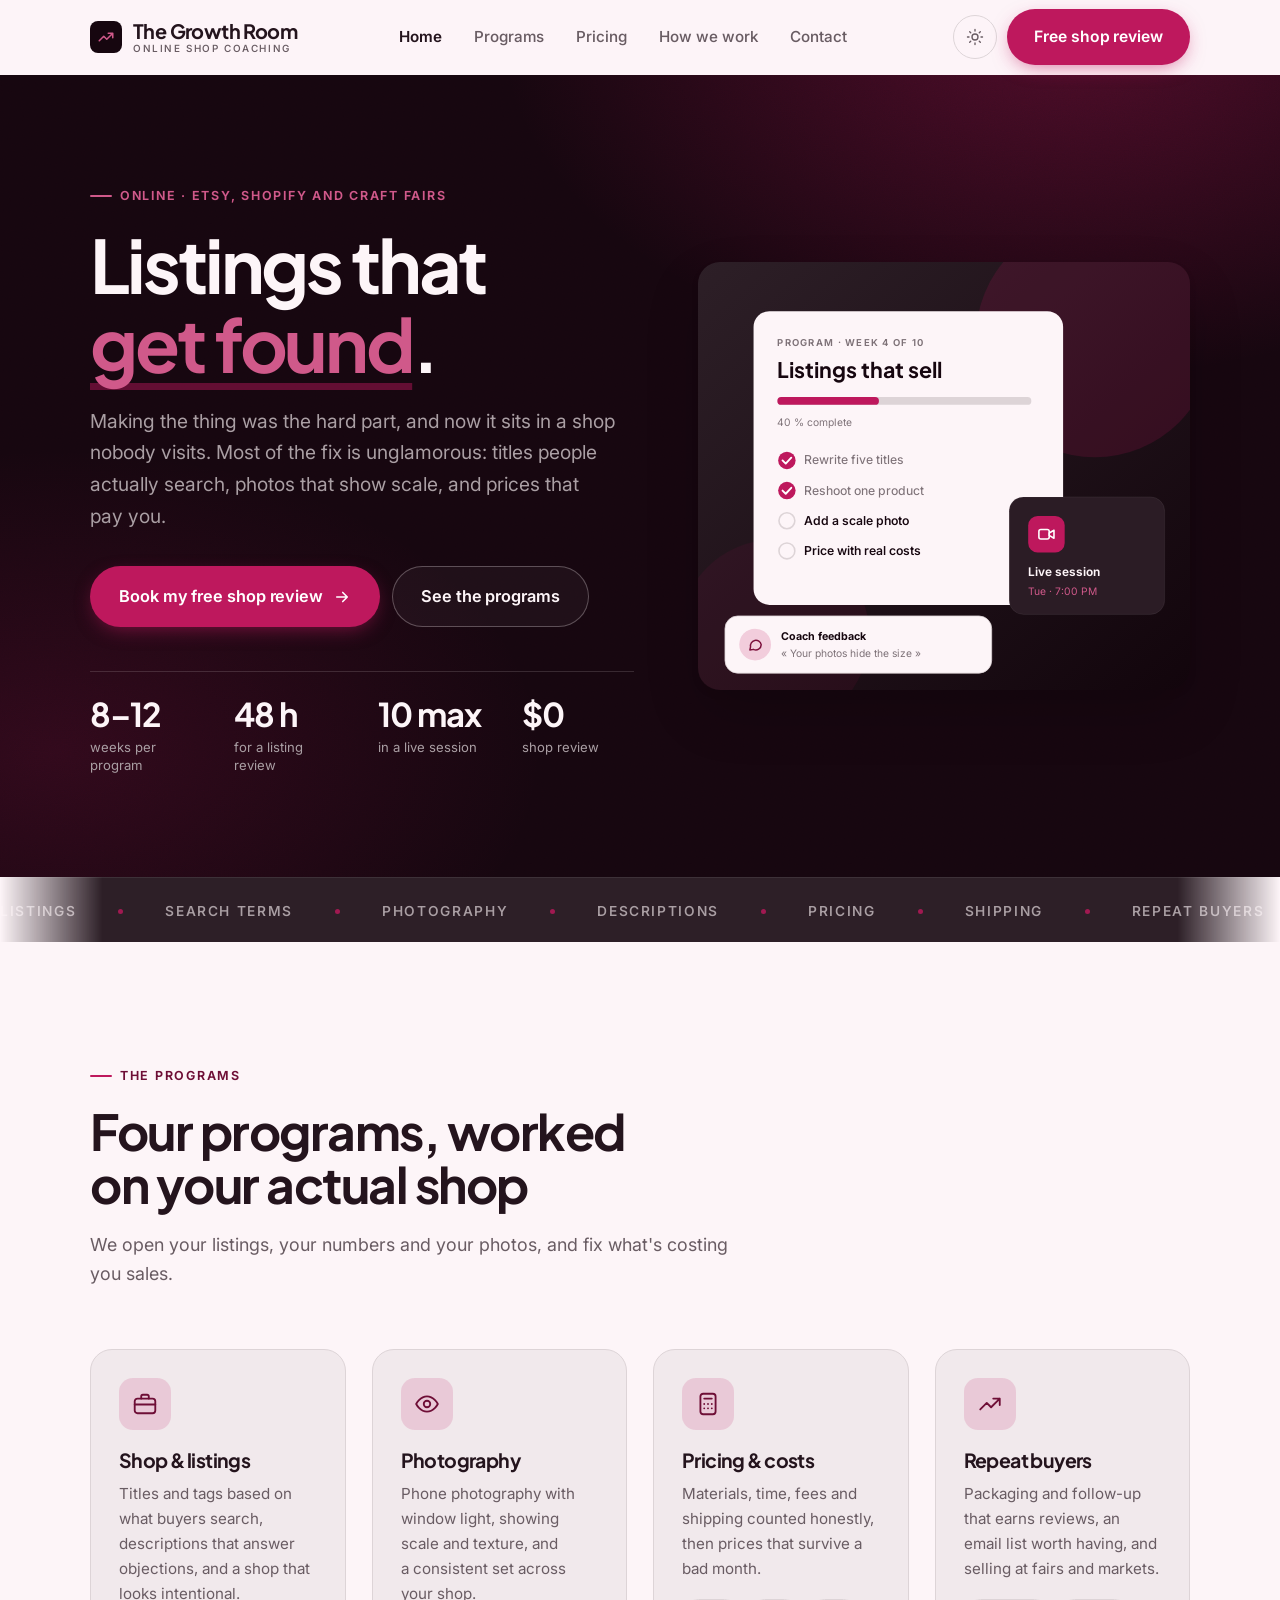
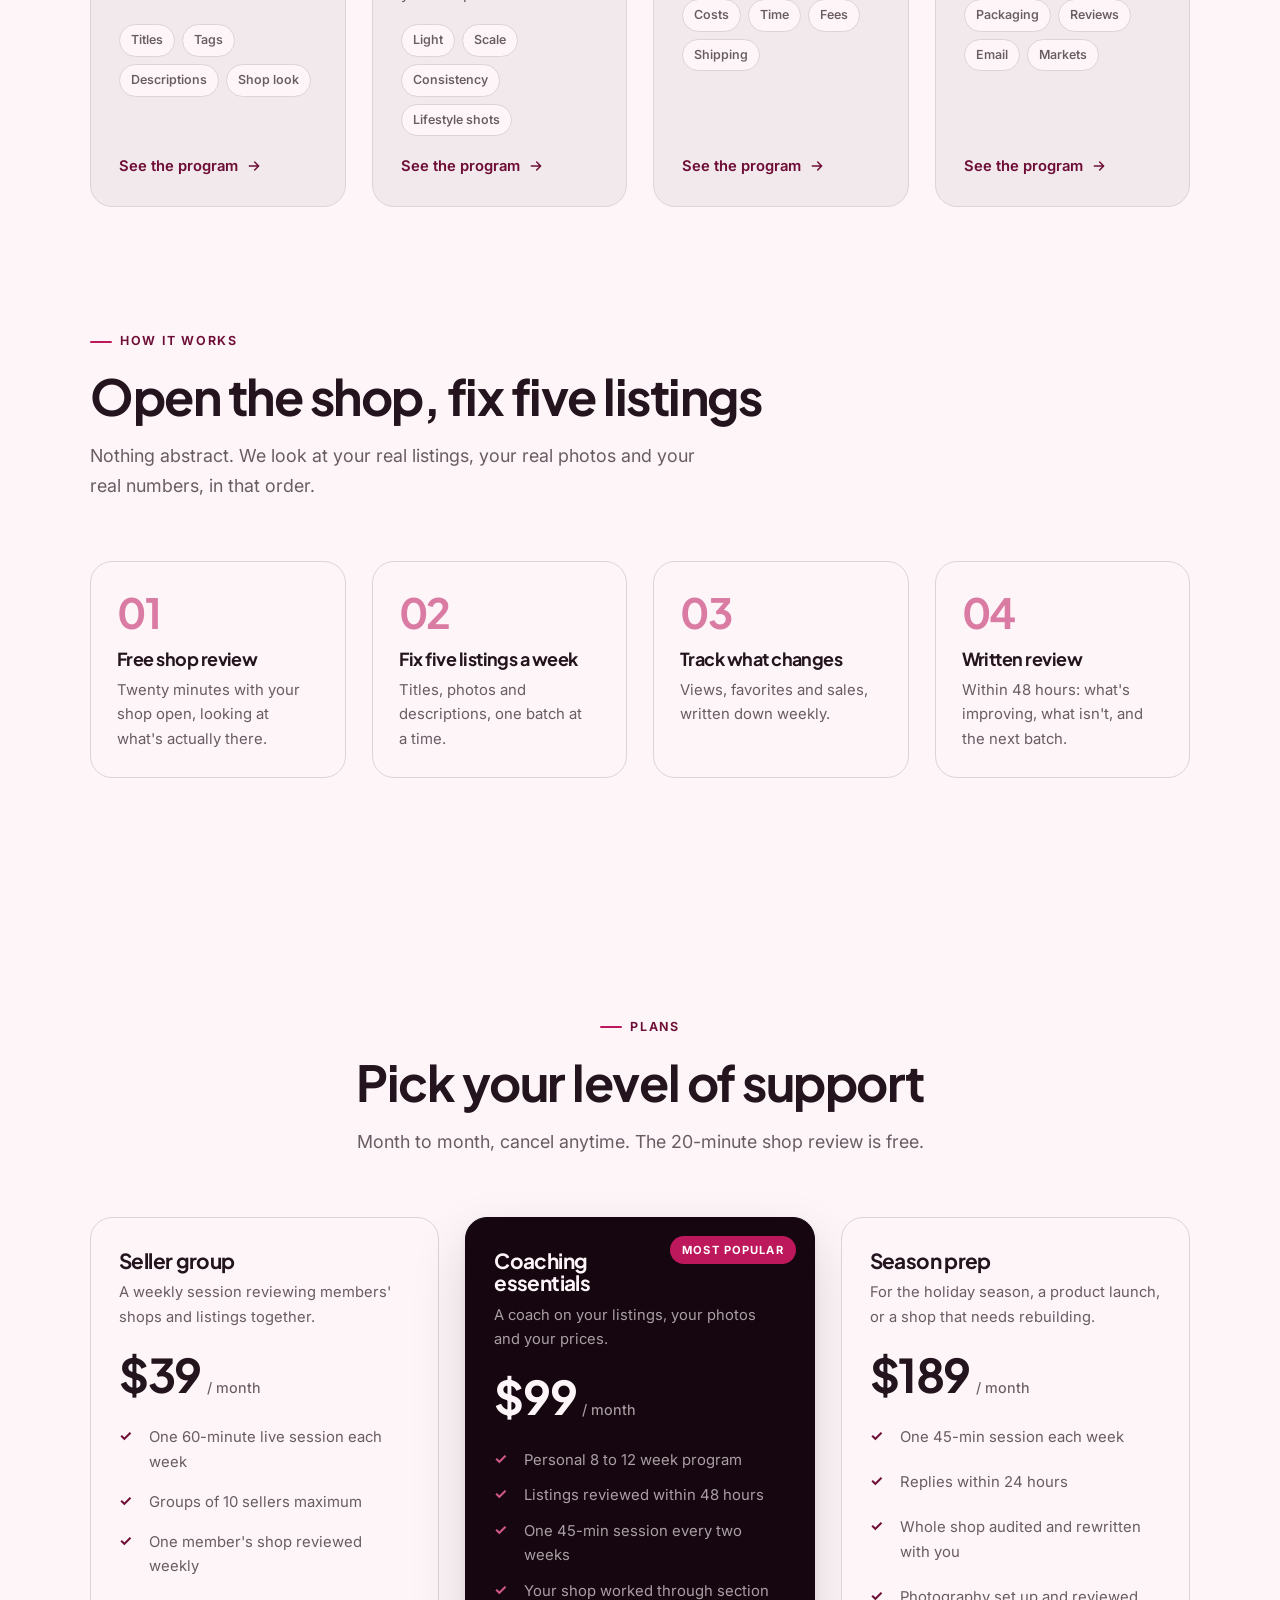
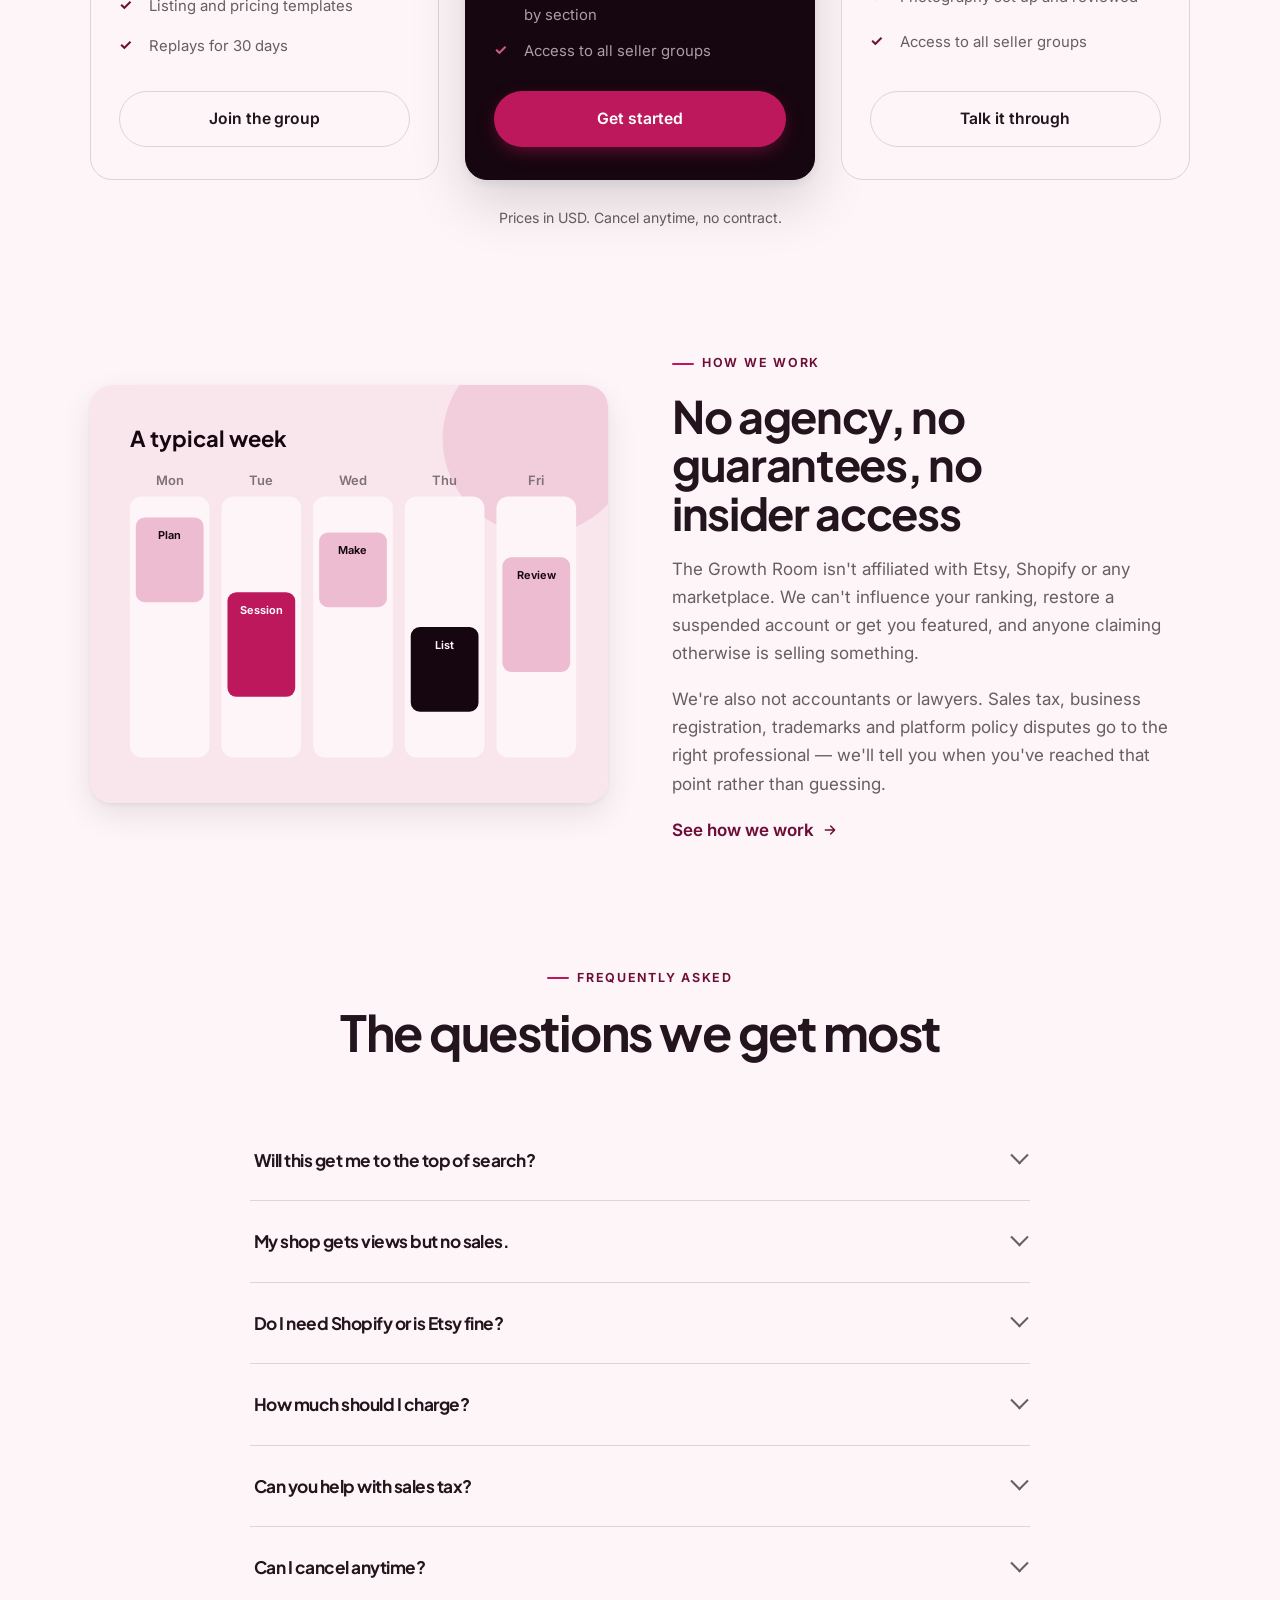
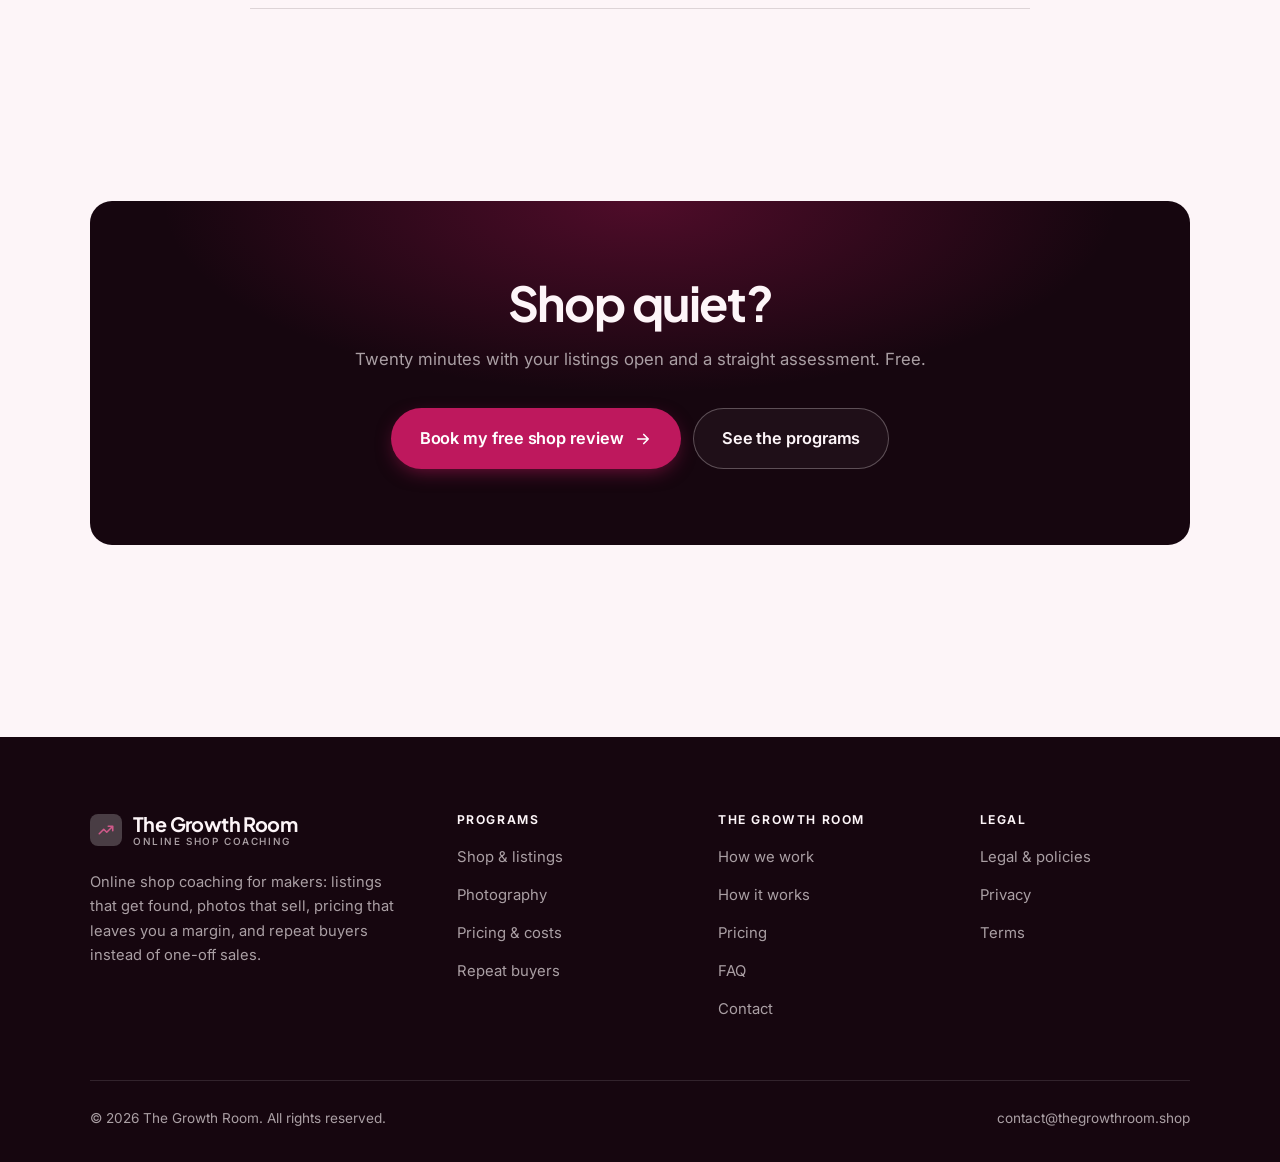
<file: index.html>
<!DOCTYPE html>
<html lang="en" class="no-js">
<head>
<meta charset="utf-8">
<meta name="viewport" content="width=device-width, initial-scale=1">
<title>The Growth Room — Online shop coaching for makers and small sellers</title>
<meta name="description" content="Online coaching for Etsy and Shopify sellers: listings and search, product photography, pricing that keeps a margin, and turning buyers into repeat customers.">
<link rel="canonical" href="https://thegrowthroom.shop/">

<meta property="og:type" content="website">
<meta property="og:url" content="https://thegrowthroom.shop/">
<meta property="og:site_name" content="The Growth Room">
<meta property="og:locale" content="en_US">
<meta property="og:title" content="The Growth Room — Online shop coaching for makers and small sellers">
<meta property="og:description" content="Online coaching for Etsy and Shopify sellers: listings and search, product photography, pricing that keeps a margin, and turning buyers into repeat customers.">
<meta name="theme-color" content="#16060f">

<link rel="icon" href="assets/img/favicon.svg" type="image/svg+xml">
<link rel="preconnect" href="https://fonts.googleapis.com">
<link rel="preconnect" href="https://fonts.gstatic.com" crossorigin>
<link rel="stylesheet" href="https://fonts.googleapis.com/css2?family=Plus+Jakarta+Sans:wght@400..800&family=Inter:wght@400..700&display=swap">
<link rel="stylesheet" href="assets/css/style.css">

<!-- Thème appliqué avant le premier rendu (évite le flash) -->
<script>
document.documentElement.classList.remove('no-js');
(function(){try{var t=localStorage.getItem('site-theme');if(t){document.documentElement.setAttribute('data-theme',t);}}catch(e){}})();
</script>
<script type="application/ld+json">
{
  "@context": "https://schema.org",
  "@type": "Organization",
  "name": "The Growth Room",
  "url": "https://thegrowthroom.shop/",
  "email": "contact@thegrowthroom.shop",
  "description": "Online coaching for Etsy and Shopify sellers: listings and search, product photography, pricing that keeps a margin, and turning buyers into repeat customers.",
  "areaServed": "US",
  "knowsLanguage": "en"
}
</script>
</head>

<body>
<a class="skip-link" href="#main">Skip to main content</a>

<header class="site-header">
  <nav class="wrap nav" aria-label="Main navigation">
    <a class="brand" href="index.html">
      <svg class="brand__mark" viewBox="0 0 64 64" aria-hidden="true">
        <rect class="bm-bg" width="64" height="64" rx="16"/>
        <g class="bm-ic" transform="translate(14 14) scale(1.5)" fill="none" stroke-width="2.1" stroke-linecap="round" stroke-linejoin="round"><path d="M3 17l6-6 4 4 8-8M15 7h6v6"/></g>
      </svg>
      <span>The Growth Room<span class="brand__sub">Online shop coaching</span></span>
    </a>

    <ul class="nav__links" id="nav-links">
      <li><a href="index.html" aria-current="page">Home</a></li>
      <li><a href="programs.html">Programs</a></li>
      <li><a href="index.html#pricing">Pricing</a></li>
      <li><a href="about.html">How we work</a></li>
      <li><a href="contact.html">Contact</a></li>
      <li><a class="btn btn--primary" href="contact.html">Free shop review</a></li>
    </ul>

    <div class="nav__cta">
      <button class="theme-toggle" type="button" aria-label="Switch to dark theme">
        <svg class="icon-sun" viewBox="0 0 24 24" fill="none" stroke="currentColor" stroke-width="1.8" stroke-linecap="round" aria-hidden="true"><circle cx="12" cy="12" r="4"/><path d="M12 2v2m0 16v2M2 12h2m16 0h2M4.9 4.9l1.4 1.4m11.4 11.4 1.4 1.4M19.1 4.9l-1.4 1.4M6.3 17.7l-1.4 1.4"/></svg>
        <svg class="icon-moon" viewBox="0 0 24 24" fill="none" stroke="currentColor" stroke-width="1.8" stroke-linecap="round" stroke-linejoin="round" aria-hidden="true"><path d="M21 12.8A9 9 0 1 1 11.2 3a7 7 0 0 0 9.8 9.8z"/></svg>
      </button>
      <a class="btn btn--primary" href="contact.html">Free shop review</a>
      <button class="nav__toggle" type="button" aria-expanded="false" aria-controls="nav-links" aria-label="Open menu">
        <svg class="icon-open" viewBox="0 0 24 24" fill="none" stroke="currentColor" stroke-width="2" stroke-linecap="round" aria-hidden="true"><path d="M3 6h18M3 12h18M3 18h18"/></svg>
        <svg class="icon-close" viewBox="0 0 24 24" fill="none" stroke="currentColor" stroke-width="2" stroke-linecap="round" aria-hidden="true"><path d="M6 6l12 12M18 6L6 18"/></svg>
      </button>
    </div>
  </nav>
</header>

<main id="main">

<section class="hero">
  <div class="wrap hero__inner">
    <div>
      <span class="eyebrow hero__eyebrow">Online · Etsy, Shopify and craft fairs</span>
      <h1>Listings that<br> <em>get found</em>.</h1>
      <p class="hero__lede">Making the thing was the hard part, and now it sits in a shop nobody visits. Most of the fix is unglamorous: titles people actually search, photos that show scale, and prices that pay you.</p>

      <div class="hero__actions">
        <a class="btn btn--primary btn--lg" href="contact.html">Book my free shop review <svg viewBox="0 0 24 24" fill="none" stroke="currentColor" stroke-width="2.2" stroke-linecap="round" stroke-linejoin="round" aria-hidden="true"><path d="M5 12h14M13 6l6 6-6 6"/></svg></a>
        <a class="btn btn--on-dark btn--lg" href="programs.html">See the programs</a>
      </div>

      <ul class="hero__proof">
        <li><span class="stat__num">8–12</span><span class="stat__label">weeks per program</span></li>
        <li><span class="stat__num">48 h</span><span class="stat__label">for a listing review</span></li>
        <li><span class="stat__num">10 max</span><span class="stat__label">in a live session</span></li>
        <li><span class="stat__num">$0</span><span class="stat__label">shop review</span></li>
      </ul>
    </div>

    <div class="hero__art">
      <svg viewBox="0 0 620 540" role="img" aria-label="An online shop program in week 4 of 10, showing this week's tasks, the next live session and coach feedback.">
        <defs>
          <linearGradient id="hbg" x1="0" y1="0" x2="1" y2="1">
            <stop offset="0" stop-color="#2d1f27"/><stop offset="1" stop-color="#12050c"/>
          </linearGradient>
        </defs>
        <rect width="620" height="540" rx="22" fill="url(#hbg)"/>
        <circle cx="500" cy="96" r="150" fill="#be185d" opacity=".16"/>
        <circle cx="96" cy="470" r="120" fill="#be185d" opacity=".08"/>

        <g style="font-family: var(--font-body)">
          <!-- Carte programme -->
          <rect x="70" y="62" width="390" height="370" rx="20" fill="#fdf5f8"/>
          <text x="100" y="106" font-size="12" font-weight="650" letter-spacing="1.6" fill="#7e7278">PROGRAM · WEEK 4 OF 10</text>
          <text x="100" y="146" font-size="27" font-weight="700" fill="#16060f" style="font-family: var(--font-display)">Listings that sell</text>
          <rect x="100" y="170" width="320" height="10" rx="5" fill="#ddd4d7"/>
          <rect x="100" y="170" width="128" height="10" rx="5" fill="#be185d"/>
          <text x="100" y="206" font-size="13" fill="#7e7278">40 % complete</text>
          <circle cx="112" cy="250" r="11" fill="#be185d"/><path d="M106.5 250l4 4 7-7.5" fill="none" stroke="#ffffff" stroke-width="2.4" stroke-linecap="round" stroke-linejoin="round"/><text x="134" y="255" font-size="15.5" fill="#7e7278" font-weight="450">Rewrite five titles</text>
          <circle cx="112" cy="288" r="11" fill="#be185d"/><path d="M106.5 288l4 4 7-7.5" fill="none" stroke="#ffffff" stroke-width="2.4" stroke-linecap="round" stroke-linejoin="round"/><text x="134" y="293" font-size="15.5" fill="#7e7278" font-weight="450">Reshoot one product</text>
          <circle cx="112" cy="326" r="10" fill="none" stroke="#ddd4d7" stroke-width="2"/><text x="134" y="331" font-size="15.5" fill="#16060f" font-weight="560">Add a scale photo</text>
          <circle cx="112" cy="364" r="10" fill="none" stroke="#ddd4d7" stroke-width="2"/><text x="134" y="369" font-size="15.5" fill="#16060f" font-weight="560">Price with real costs</text>

          <!-- Carte séance -->
          <rect x="392" y="296" width="196" height="148" rx="18" fill="#2b1c25" stroke="#ffffff" stroke-opacity=".08"/>
          <rect x="416" y="320" width="46" height="46" rx="12" fill="#be185d"/>
          <g transform="translate(427 331)" fill="none" stroke="#ffffff" color="#ffffff" stroke-width="2" stroke-linecap="round" stroke-linejoin="round"><rect x="2.5" y="6" width="13" height="12" rx="2.5"/><path d="M15.5 10.5 21.5 7v10l-6-3.5z"/></g>
          <text x="416" y="396" font-size="15" font-weight="650" fill="#fdf5f8">Live session</text>
          <text x="416" y="420" font-size="13" fill="#d0598a">Tue · 7:00 PM</text>

          <!-- Retour du coach -->
          <rect x="34" y="446" width="336" height="72" rx="16" fill="#fdf5f8" stroke="#ddd4d7"/>
          <circle cx="72" cy="482" r="20" fill="#f2cddc"/>
          <g transform="translate(62 472) scale(.84)" fill="none" stroke="#7c103c" stroke-width="2.2" stroke-linecap="round" stroke-linejoin="round"><path d="M21 12a8 8 0 0 1-11.6 7.1L4 20l1-4.6A8 8 0 1 1 21 12z"/></g>
          <text x="104" y="476" font-size="13.5" font-weight="700" fill="#16060f">Coach feedback</text>
          <text x="104" y="498" font-size="13" fill="#7e7278">« Your photos hide the size »</text>
        </g>
      </svg>
    </div>
  </div>
</section>

<div class="marquee" aria-hidden="true">
  <div class="marquee__track"><span>Listings</span><span>Search terms</span><span>Photography</span><span>Descriptions</span><span>Pricing</span><span>Shipping</span><span>Repeat buyers</span><span>Reviews</span><span>Craft fairs</span><span>Costs</span><span>Listings</span><span>Search terms</span><span>Photography</span><span>Descriptions</span><span>Pricing</span><span>Shipping</span><span>Repeat buyers</span><span>Reviews</span><span>Craft fairs</span><span>Costs</span></div>
</div>

<section class="section wrap" id="programs">
  <div class="section-head reveal">
    <span class="eyebrow">The programs</span>
    <h2>Four programs, worked on your actual shop</h2>
    <p>We open your listings, your numbers and your photos, and fix what's costing you sales.</p>
  </div>
  <div class="grid grid--4 reveal-group">
    <a class="card" href="programs.html#listings">
      <div class="card__icon"><svg viewBox="0 0 24 24" fill="none" stroke="currentColor" stroke-width="1.7" stroke-linecap="round" stroke-linejoin="round" aria-hidden="true"><rect x="2.5" y="7" width="19" height="13.5" rx="2.5"/><path d="M8.5 7V5a1.5 1.5 0 0 1 1.5-1.5h4A1.5 1.5 0 0 1 15.5 5v2M2.5 12.5h19"/></svg></div>
      <h3>Shop &amp; listings</h3>
      <p>Titles and tags based on what buyers search, descriptions that answer objections, and a shop that looks intentional.</p>
      <ul class="tags"><li>Titles</li><li>Tags</li><li>Descriptions</li><li>Shop look</li></ul>
      <span class="arrow-link">See the program <svg viewBox="0 0 24 24" fill="none" stroke="currentColor" stroke-width="2.2" stroke-linecap="round" stroke-linejoin="round" aria-hidden="true"><path d="M5 12h14M13 6l6 6-6 6"/></svg></span>
    </a>
    <a class="card" href="programs.html#photos">
      <div class="card__icon"><svg viewBox="0 0 24 24" fill="none" stroke="currentColor" stroke-width="1.7" stroke-linecap="round" stroke-linejoin="round" aria-hidden="true"><path d="M2 12s3.6-7 10-7 10 7 10 7-3.6 7-10 7S2 12 2 12z"/><circle cx="12" cy="12" r="3"/></svg></div>
      <h3>Photography</h3>
      <p>Phone photography with window light, showing scale and texture, and a consistent set across your shop.</p>
      <ul class="tags"><li>Light</li><li>Scale</li><li>Consistency</li><li>Lifestyle shots</li></ul>
      <span class="arrow-link">See the program <svg viewBox="0 0 24 24" fill="none" stroke="currentColor" stroke-width="2.2" stroke-linecap="round" stroke-linejoin="round" aria-hidden="true"><path d="M5 12h14M13 6l6 6-6 6"/></svg></span>
    </a>
    <a class="card" href="programs.html#pricing">
      <div class="card__icon"><svg viewBox="0 0 24 24" fill="none" stroke="currentColor" stroke-width="1.7" stroke-linecap="round" stroke-linejoin="round" aria-hidden="true"><rect x="5" y="2.5" width="14" height="19" rx="2.5"/><path d="M8.5 7h7M8.5 12h.01M12 12h.01M15.5 12h.01M8.5 16h.01M12 16h.01M15.5 16h.01"/></svg></div>
      <h3>Pricing &amp; costs</h3>
      <p>Materials, time, fees and shipping counted honestly, then prices that survive a bad month.</p>
      <ul class="tags"><li>Costs</li><li>Time</li><li>Fees</li><li>Shipping</li></ul>
      <span class="arrow-link">See the program <svg viewBox="0 0 24 24" fill="none" stroke="currentColor" stroke-width="2.2" stroke-linecap="round" stroke-linejoin="round" aria-hidden="true"><path d="M5 12h14M13 6l6 6-6 6"/></svg></span>
    </a>
    <a class="card" href="programs.html#repeat">
      <div class="card__icon"><svg viewBox="0 0 24 24" fill="none" stroke="currentColor" stroke-width="1.7" stroke-linecap="round" stroke-linejoin="round" aria-hidden="true"><path d="M3 17l6-6 4 4 8-8M15 7h6v6"/></svg></div>
      <h3>Repeat buyers</h3>
      <p>Packaging and follow-up that earns reviews, an email list worth having, and selling at fairs and markets.</p>
      <ul class="tags"><li>Packaging</li><li>Reviews</li><li>Email</li><li>Markets</li></ul>
      <span class="arrow-link">See the program <svg viewBox="0 0 24 24" fill="none" stroke="currentColor" stroke-width="2.2" stroke-linecap="round" stroke-linejoin="round" aria-hidden="true"><path d="M5 12h14M13 6l6 6-6 6"/></svg></span>
    </a>
  </div>
</section>

<section class="section section--flush wrap" id="how-it-works">
  <div class="section-head reveal">
    <span class="eyebrow">How it works</span>
    <h2>Open the shop, fix five listings</h2>
    <p>Nothing abstract. We look at your real listings, your real photos and your real numbers, in that order.</p>
  </div>
  <div class="grid grid--4 steps reveal-group">
    <article class="step">
      <h3>Free shop review</h3>
      <p>Twenty minutes with your shop open, looking at what's actually there.</p>
    </article>
    <article class="step">
      <h3>Fix five listings a week</h3>
      <p>Titles, photos and descriptions, one batch at a time.</p>
    </article>
    <article class="step">
      <h3>Track what changes</h3>
      <p>Views, favorites and sales, written down weekly.</p>
    </article>
    <article class="step">
      <h3>Written review</h3>
      <p>Within 48 hours: what's improving, what isn't, and the next batch.</p>
    </article>
  </div>
</section>

<section class="section wrap" id="pricing">
  <div class="section-head section-head--center reveal">
    <span class="eyebrow">Plans</span>
    <h2>Pick your level of support</h2>
    <p>Month to month, cancel anytime. The 20-minute shop review is free.</p>
  </div>
  <div class="grid grid--3 plans reveal-group">
    <article class="plan">
      
      <h3>Seller group</h3>
      <p class="plan__desc">A weekly session reviewing members' shops and listings together.</p>
      <p class="plan__price">$39<span class="plan__period">/ month</span></p>
      <ul class="plan__features">
        <li>One 60-minute live session each week</li>
        <li>Groups of 10 sellers maximum</li>
        <li>One member's shop reviewed weekly</li>
        <li>Listing and pricing templates</li>
        <li>Replays for 30 days</li>
      </ul>
      <a class="btn btn--ghost btn--block" href="contact.html">Join the group</a>
    </article>
    <article class="plan plan--featured">
      <span class="plan__tag">Most popular</span>
      <h3>Coaching essentials</h3>
      <p class="plan__desc">A coach on your listings, your photos and your prices.</p>
      <p class="plan__price">$99<span class="plan__period">/ month</span></p>
      <ul class="plan__features">
        <li>Personal 8 to 12 week program</li>
        <li>Listings reviewed within 48 hours</li>
        <li>One 45-min session every two weeks</li>
        <li>Your shop worked through section by section</li>
        <li>Access to all seller groups</li>
      </ul>
      <a class="btn btn--primary btn--block" href="contact.html">Get started</a>
    </article>
    <article class="plan">
      
      <h3>Season prep</h3>
      <p class="plan__desc">For the holiday season, a product launch, or a shop that needs rebuilding.</p>
      <p class="plan__price">$189<span class="plan__period">/ month</span></p>
      <ul class="plan__features">
        <li>One 45-min session each week</li>
        <li>Replies within 24 hours</li>
        <li>Whole shop audited and rewritten with you</li>
        <li>Photography set up and reviewed</li>
        <li>Access to all seller groups</li>
      </ul>
      <a class="btn btn--ghost btn--block" href="contact.html">Talk it through</a>
    </article>
  </div>
  <p class="plans-note">Prices in USD. Cancel anytime, no contract.</p>
</section>

<section class="section section--flush wrap">
  <div class="split reveal">
    <div class="split__art">
      <svg viewBox="0 0 520 420" role="img" aria-label="Example of a typical week: Plan, Session, Make, List, Review.">
        <rect width="520" height="420" rx="20" fill="#f9e6ed"/>
        <circle cx="450" cy="54" r="96" fill="#be185d" opacity=".12"/>
        <g style="font-family: var(--font-body)">
        <text x="40" y="62" font-size="22" font-weight="700" fill="#16060f" style="font-family: var(--font-display)">A typical week</text>
        <text x="80" y="100" text-anchor="middle" font-size="13" font-weight="600" fill="#7e7278">Mon</text>
        <rect x="40" y="112" width="80" height="262" rx="12" fill="#fdf5f8"/>
        <rect x="46" y="133" width="68" height="85" rx="9" fill="#edbcd0"/>
        <text x="80" y="155" text-anchor="middle" font-size="11" font-weight="650" fill="#16060f">Plan</text>
        <text x="172" y="100" text-anchor="middle" font-size="13" font-weight="600" fill="#7e7278">Tue</text>
        <rect x="132" y="112" width="80" height="262" rx="12" fill="#fdf5f8"/>
        <rect x="138" y="208" width="68" height="105" rx="9" fill="#be185d"/>
        <text x="172" y="230" text-anchor="middle" font-size="11" font-weight="650" fill="#ffffff">Session</text>
        <text x="264" y="100" text-anchor="middle" font-size="13" font-weight="600" fill="#7e7278">Wed</text>
        <rect x="224" y="112" width="80" height="262" rx="12" fill="#fdf5f8"/>
        <rect x="230" y="148" width="68" height="75" rx="9" fill="#edbcd0"/>
        <text x="264" y="170" text-anchor="middle" font-size="11" font-weight="650" fill="#16060f">Make</text>
        <text x="356" y="100" text-anchor="middle" font-size="13" font-weight="600" fill="#7e7278">Thu</text>
        <rect x="316" y="112" width="80" height="262" rx="12" fill="#fdf5f8"/>
        <rect x="322" y="243" width="68" height="85" rx="9" fill="#16060f"/>
        <text x="356" y="265" text-anchor="middle" font-size="11" font-weight="650" fill="#fdf5f8">List</text>
        <text x="448" y="100" text-anchor="middle" font-size="13" font-weight="600" fill="#7e7278">Fri</text>
        <rect x="408" y="112" width="80" height="262" rx="12" fill="#fdf5f8"/>
        <rect x="414" y="173" width="68" height="115" rx="9" fill="#edbcd0"/>
        <text x="448" y="195" text-anchor="middle" font-size="11" font-weight="650" fill="#16060f">Review</text>
        </g>
      </svg>
    </div>
    <div>
      <span class="eyebrow">How we work</span>
      <h2>No agency, no guarantees, no insider access</h2>
      <p>The Growth Room isn't affiliated with Etsy, Shopify or any marketplace. We can't influence your ranking, restore a suspended account or get you featured, and anyone claiming otherwise is selling something.</p>
      <p>We're also not accountants or lawyers. Sales tax, business registration, trademarks and platform policy disputes go to the right professional — we'll tell you when you've reached that point rather than guessing.</p>
      <p><a class="arrow-link" href="about.html">See how we work <svg viewBox="0 0 24 24" fill="none" stroke="currentColor" stroke-width="2.2" stroke-linecap="round" stroke-linejoin="round" aria-hidden="true"><path d="M5 12h14M13 6l6 6-6 6"/></svg></a></p>
    </div>
  </div>
</section>

<section class="section section--flush wrap" id="faq">
  <div class="section-head section-head--center reveal">
    <span class="eyebrow">Frequently asked</span>
    <h2>The questions we get most</h2>
  </div>
  <div class="faq reveal">
    <details>
      <summary>Will this get me to the top of search?</summary>
      <p>No one can promise that. Better titles, photos and conversion help, and ranking depends on factors no coach controls.</p>
    </details>
    <details>
      <summary>My shop gets views but no sales.</summary>
      <p>Usually photos or price clarity rather than traffic. That's a good problem and it's generally fixable in a few weeks.</p>
    </details>
    <details>
      <summary>Do I need Shopify or is Etsy fine?</summary>
      <p>Depends on your volume and where your buyers come from. We'll go through it honestly — and we take no commission from either.</p>
    </details>
    <details>
      <summary>How much should I charge?</summary>
      <p>More than you think, usually. We build the number from your actual costs including your time, rather than from what other shops charge.</p>
    </details>
    <details>
      <summary>Can you help with sales tax?</summary>
      <p>No. That's an accountant's job and it varies by state. We'll flag when you need one.</p>
    </details>
    <details>
      <summary>Can I cancel anytime?</summary>
      <p>Yes. No contract, no minimum term. Access stays open until the end of the month you already paid for.</p>
    </details>
  </div>
</section>

<section class="wrap section--tight">
  <div class="cta-band reveal">
    <h2>Shop quiet?</h2>
    <p>Twenty minutes with your listings open and a straight assessment. Free.</p>
    <div class="hero__actions">
      <a class="btn btn--primary btn--lg" href="contact.html">Book my free shop review <svg viewBox="0 0 24 24" fill="none" stroke="currentColor" stroke-width="2.2" stroke-linecap="round" stroke-linejoin="round" aria-hidden="true"><path d="M5 12h14M13 6l6 6-6 6"/></svg></a>
      <a class="btn btn--on-dark btn--lg" href="programs.html">See the programs</a>
    </div>
  </div>
</section>

</main>

<footer class="site-footer">
  <div class="wrap">
    <div class="footer__grid">
      <div class="footer__brand">
        <a class="brand" href="index.html">
          <svg class="brand__mark" viewBox="0 0 64 64" aria-hidden="true">
        <rect class="bm-bg" width="64" height="64" rx="16"/>
        <g class="bm-ic" transform="translate(14 14) scale(1.5)" fill="none" stroke-width="2.1" stroke-linecap="round" stroke-linejoin="round"><path d="M3 17l6-6 4 4 8-8M15 7h6v6"/></g>
      </svg>
          <span>The Growth Room<span class="brand__sub">Online shop coaching</span></span>
        </a>
        <p>Online shop coaching for makers: listings that get found, photos that sell, pricing that leaves you a margin, and repeat buyers instead of one-off sales.</p>
      </div>

      <div class="footer__col">
        <h4>Programs</h4>
        <ul>
          <li><a href="programs.html#listings">Shop &amp; listings</a></li>
          <li><a href="programs.html#photos">Photography</a></li>
          <li><a href="programs.html#pricing">Pricing &amp; costs</a></li>
          <li><a href="programs.html#repeat">Repeat buyers</a></li>
        </ul>
      </div>

      <div class="footer__col">
        <h4>The Growth Room</h4>
        <ul>
          <li><a href="about.html">How we work</a></li>
          <li><a href="index.html#how-it-works">How it works</a></li>
          <li><a href="index.html#pricing">Pricing</a></li>
          <li><a href="index.html#faq">FAQ</a></li>
          <li><a href="contact.html">Contact</a></li>
        </ul>
      </div>

      <div class="footer__col">
        <h4>Legal</h4>
        <ul>
          <li><a href="legal.html">Legal &amp; policies</a></li>
          <li><a href="legal.html#privacy">Privacy</a></li>
          <li><a href="legal.html#terms">Terms</a></li>
        </ul>
      </div>
    </div>

    <div class="footer__bottom">
      <p>© <span data-year>2026</span> The Growth Room. All rights reserved.</p>
      <p><a href="mailto:contact@thegrowthroom.shop">contact@thegrowthroom.shop</a></p>
    </div>
  </div>
</footer>

<script src="assets/js/main.js" defer></script>
</body>
</html>
</file>
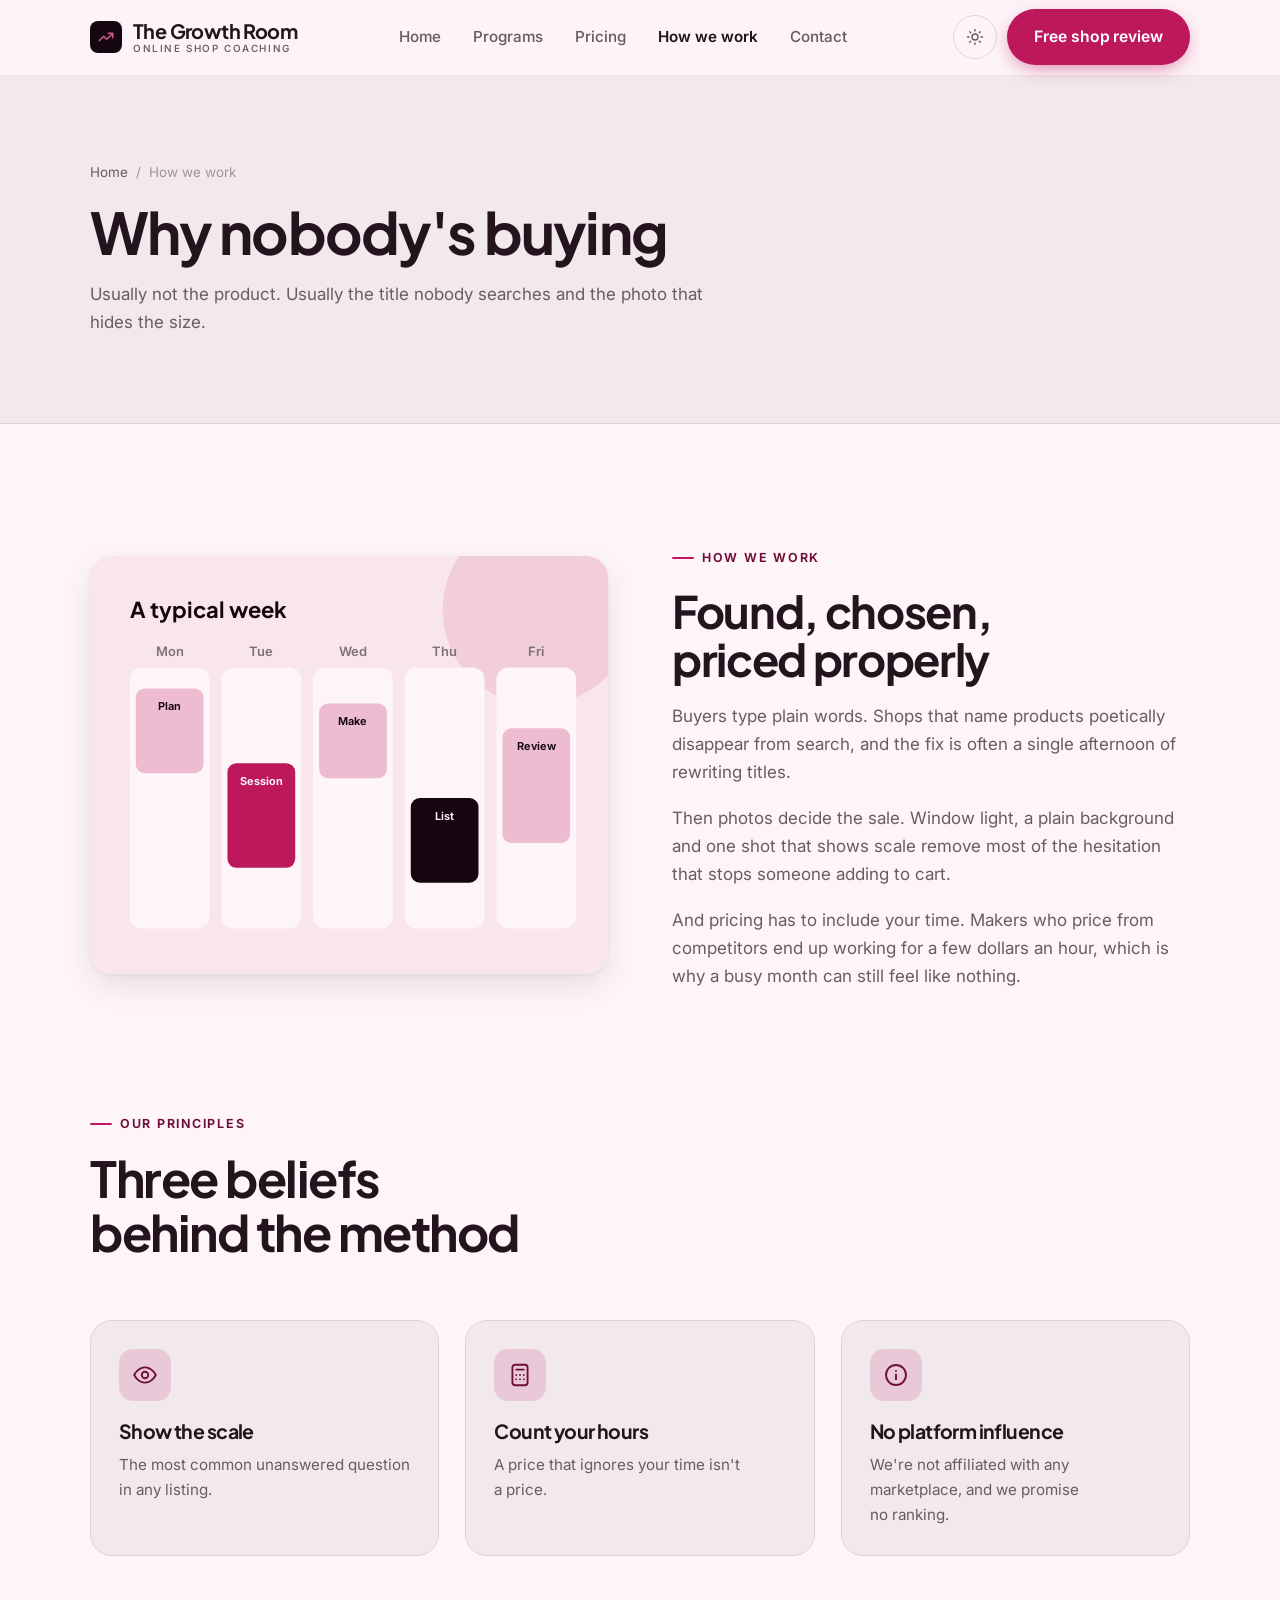
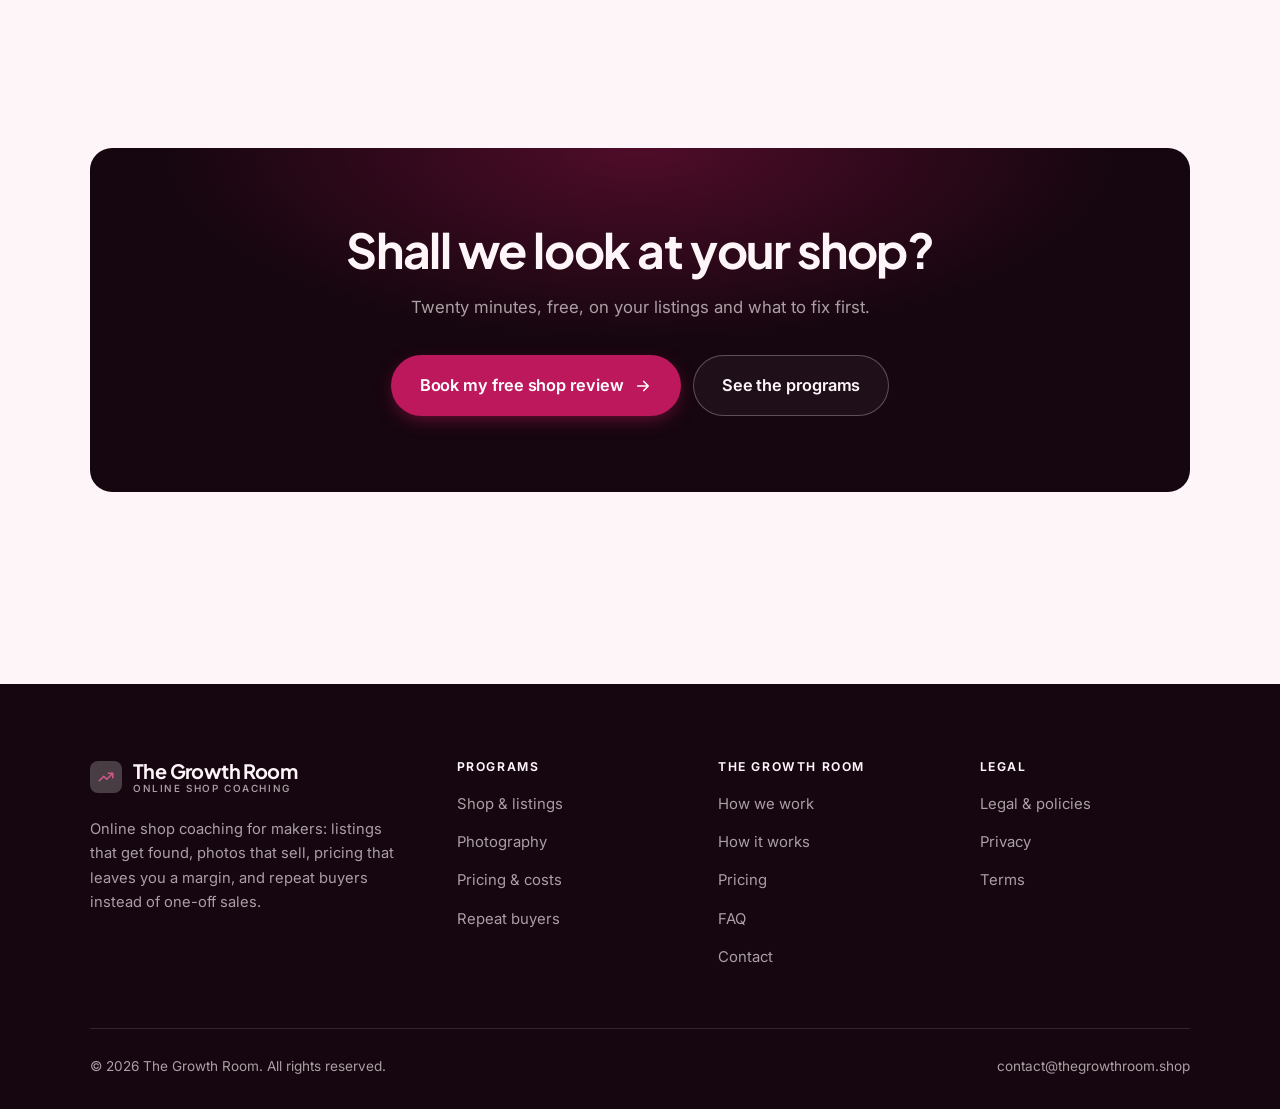
<file: about.html>
<!DOCTYPE html>
<html lang="en" class="no-js">
<head>
<meta charset="utf-8">
<meta name="viewport" content="width=device-width, initial-scale=1">
<title>How we work — The Growth Room</title>
<meta name="description" content="Why maker shops stall, and what The Growth Room can and can't influence.">
<link rel="canonical" href="https://thegrowthroom.shop/about.html">

<meta property="og:type" content="website">
<meta property="og:url" content="https://thegrowthroom.shop/about.html">
<meta property="og:site_name" content="The Growth Room">
<meta property="og:locale" content="en_US">
<meta property="og:title" content="How we work — The Growth Room">
<meta property="og:description" content="Why maker shops stall, and what The Growth Room can and can't influence.">
<meta name="theme-color" content="#16060f">

<link rel="icon" href="assets/img/favicon.svg" type="image/svg+xml">
<link rel="preconnect" href="https://fonts.googleapis.com">
<link rel="preconnect" href="https://fonts.gstatic.com" crossorigin>
<link rel="stylesheet" href="https://fonts.googleapis.com/css2?family=Plus+Jakarta+Sans:wght@400..800&family=Inter:wght@400..700&display=swap">
<link rel="stylesheet" href="assets/css/style.css">

<!-- Thème appliqué avant le premier rendu (évite le flash) -->
<script>
document.documentElement.classList.remove('no-js');
(function(){try{var t=localStorage.getItem('site-theme');if(t){document.documentElement.setAttribute('data-theme',t);}}catch(e){}})();
</script>
</head>

<body>
<a class="skip-link" href="#main">Skip to main content</a>

<header class="site-header">
  <nav class="wrap nav" aria-label="Main navigation">
    <a class="brand" href="index.html">
      <svg class="brand__mark" viewBox="0 0 64 64" aria-hidden="true">
        <rect class="bm-bg" width="64" height="64" rx="16"/>
        <g class="bm-ic" transform="translate(14 14) scale(1.5)" fill="none" stroke-width="2.1" stroke-linecap="round" stroke-linejoin="round"><path d="M3 17l6-6 4 4 8-8M15 7h6v6"/></g>
      </svg>
      <span>The Growth Room<span class="brand__sub">Online shop coaching</span></span>
    </a>

    <ul class="nav__links" id="nav-links">
      <li><a href="index.html">Home</a></li>
      <li><a href="programs.html">Programs</a></li>
      <li><a href="index.html#pricing">Pricing</a></li>
      <li><a href="about.html" aria-current="page">How we work</a></li>
      <li><a href="contact.html">Contact</a></li>
      <li><a class="btn btn--primary" href="contact.html">Free shop review</a></li>
    </ul>

    <div class="nav__cta">
      <button class="theme-toggle" type="button" aria-label="Switch to dark theme">
        <svg class="icon-sun" viewBox="0 0 24 24" fill="none" stroke="currentColor" stroke-width="1.8" stroke-linecap="round" aria-hidden="true"><circle cx="12" cy="12" r="4"/><path d="M12 2v2m0 16v2M2 12h2m16 0h2M4.9 4.9l1.4 1.4m11.4 11.4 1.4 1.4M19.1 4.9l-1.4 1.4M6.3 17.7l-1.4 1.4"/></svg>
        <svg class="icon-moon" viewBox="0 0 24 24" fill="none" stroke="currentColor" stroke-width="1.8" stroke-linecap="round" stroke-linejoin="round" aria-hidden="true"><path d="M21 12.8A9 9 0 1 1 11.2 3a7 7 0 0 0 9.8 9.8z"/></svg>
      </button>
      <a class="btn btn--primary" href="contact.html">Free shop review</a>
      <button class="nav__toggle" type="button" aria-expanded="false" aria-controls="nav-links" aria-label="Open menu">
        <svg class="icon-open" viewBox="0 0 24 24" fill="none" stroke="currentColor" stroke-width="2" stroke-linecap="round" aria-hidden="true"><path d="M3 6h18M3 12h18M3 18h18"/></svg>
        <svg class="icon-close" viewBox="0 0 24 24" fill="none" stroke="currentColor" stroke-width="2" stroke-linecap="round" aria-hidden="true"><path d="M6 6l12 12M18 6L6 18"/></svg>
      </button>
    </div>
  </nav>
</header>

<main id="main">

<section class="page-head">
  <div class="wrap">
    <nav class="breadcrumb" aria-label="Breadcrumb">
      <a href="index.html">Home</a><span>/</span><span aria-current="page">How we work</span>
    </nav>
    <h1>Why nobody's buying</h1>
    <p>Usually not the product. Usually the title nobody searches and the photo that hides the size.</p>
  </div>
</section>

<section class="section wrap">
  <div class="split reveal">
    <div class="split__art">
      <svg viewBox="0 0 520 420" role="img" aria-label="Example of a typical week: Plan, Session, Make, List, Review.">
        <rect width="520" height="420" rx="20" fill="#f9e6ed"/>
        <circle cx="450" cy="54" r="96" fill="#be185d" opacity=".12"/>
        <g style="font-family: var(--font-body)">
        <text x="40" y="62" font-size="22" font-weight="700" fill="#16060f" style="font-family: var(--font-display)">A typical week</text>
        <text x="80" y="100" text-anchor="middle" font-size="13" font-weight="600" fill="#7e7278">Mon</text>
        <rect x="40" y="112" width="80" height="262" rx="12" fill="#fdf5f8"/>
        <rect x="46" y="133" width="68" height="85" rx="9" fill="#edbcd0"/>
        <text x="80" y="155" text-anchor="middle" font-size="11" font-weight="650" fill="#16060f">Plan</text>
        <text x="172" y="100" text-anchor="middle" font-size="13" font-weight="600" fill="#7e7278">Tue</text>
        <rect x="132" y="112" width="80" height="262" rx="12" fill="#fdf5f8"/>
        <rect x="138" y="208" width="68" height="105" rx="9" fill="#be185d"/>
        <text x="172" y="230" text-anchor="middle" font-size="11" font-weight="650" fill="#ffffff">Session</text>
        <text x="264" y="100" text-anchor="middle" font-size="13" font-weight="600" fill="#7e7278">Wed</text>
        <rect x="224" y="112" width="80" height="262" rx="12" fill="#fdf5f8"/>
        <rect x="230" y="148" width="68" height="75" rx="9" fill="#edbcd0"/>
        <text x="264" y="170" text-anchor="middle" font-size="11" font-weight="650" fill="#16060f">Make</text>
        <text x="356" y="100" text-anchor="middle" font-size="13" font-weight="600" fill="#7e7278">Thu</text>
        <rect x="316" y="112" width="80" height="262" rx="12" fill="#fdf5f8"/>
        <rect x="322" y="243" width="68" height="85" rx="9" fill="#16060f"/>
        <text x="356" y="265" text-anchor="middle" font-size="11" font-weight="650" fill="#fdf5f8">List</text>
        <text x="448" y="100" text-anchor="middle" font-size="13" font-weight="600" fill="#7e7278">Fri</text>
        <rect x="408" y="112" width="80" height="262" rx="12" fill="#fdf5f8"/>
        <rect x="414" y="173" width="68" height="115" rx="9" fill="#edbcd0"/>
        <text x="448" y="195" text-anchor="middle" font-size="11" font-weight="650" fill="#16060f">Review</text>
        </g>
      </svg>
    </div>
    <div>
      <span class="eyebrow">How we work</span>
      <h2>Found, chosen, priced properly</h2>
      <p>Buyers type plain words. Shops that name products poetically disappear from search, and the fix is often a single afternoon of rewriting titles.</p>
      <p>Then photos decide the sale. Window light, a plain background and one shot that shows scale remove most of the hesitation that stops someone adding to cart.</p>
      <p>And pricing has to include your time. Makers who price from competitors end up working for a few dollars an hour, which is why a busy month can still feel like nothing.</p>
      <!--
        TO DO: add a short introduction of the coach (name, real background),
        with a photo if possible. Do not invent credentials — see README.md.
      -->
    </div>
  </div>
</section>

<section class="section section--flush wrap">
  <div class="section-head reveal">
    <span class="eyebrow">Our principles</span>
    <h2>Three beliefs behind the method</h2>
  </div>
  <div class="grid grid--3 reveal-group">
    <article class="card">
      <div class="card__icon"><svg viewBox="0 0 24 24" fill="none" stroke="currentColor" stroke-width="1.7" stroke-linecap="round" stroke-linejoin="round" aria-hidden="true"><path d="M2 12s3.6-7 10-7 10 7 10 7-3.6 7-10 7S2 12 2 12z"/><circle cx="12" cy="12" r="3"/></svg></div>
      <h3>Show the scale</h3>
      <p>The most common unanswered question in any listing.</p>
    </article>
    <article class="card">
      <div class="card__icon"><svg viewBox="0 0 24 24" fill="none" stroke="currentColor" stroke-width="1.7" stroke-linecap="round" stroke-linejoin="round" aria-hidden="true"><rect x="5" y="2.5" width="14" height="19" rx="2.5"/><path d="M8.5 7h7M8.5 12h.01M12 12h.01M15.5 12h.01M8.5 16h.01M12 16h.01M15.5 16h.01"/></svg></div>
      <h3>Count your hours</h3>
      <p>A price that ignores your time isn't a price.</p>
    </article>
    <article class="card">
      <div class="card__icon"><svg viewBox="0 0 24 24" fill="none" stroke="currentColor" stroke-width="1.7" stroke-linecap="round" stroke-linejoin="round" aria-hidden="true"><circle cx="12" cy="12" r="9.2"/><path d="M12 16v-4.5M12 8.2v.1"/></svg></div>
      <h3>No platform influence</h3>
      <p>We're not affiliated with any marketplace, and we promise no ranking.</p>
    </article>
  </div>
</section>

<section class="wrap section--tight">
  <div class="cta-band reveal">
    <h2>Shall we look at your shop?</h2>
    <p>Twenty minutes, free, on your listings and what to fix first.</p>
    <div class="hero__actions">
      <a class="btn btn--primary btn--lg" href="contact.html">Book my free shop review <svg viewBox="0 0 24 24" fill="none" stroke="currentColor" stroke-width="2.2" stroke-linecap="round" stroke-linejoin="round" aria-hidden="true"><path d="M5 12h14M13 6l6 6-6 6"/></svg></a>
      <a class="btn btn--on-dark btn--lg" href="programs.html">See the programs</a>
    </div>
  </div>
</section>

</main>

<footer class="site-footer">
  <div class="wrap">
    <div class="footer__grid">
      <div class="footer__brand">
        <a class="brand" href="index.html">
          <svg class="brand__mark" viewBox="0 0 64 64" aria-hidden="true">
        <rect class="bm-bg" width="64" height="64" rx="16"/>
        <g class="bm-ic" transform="translate(14 14) scale(1.5)" fill="none" stroke-width="2.1" stroke-linecap="round" stroke-linejoin="round"><path d="M3 17l6-6 4 4 8-8M15 7h6v6"/></g>
      </svg>
          <span>The Growth Room<span class="brand__sub">Online shop coaching</span></span>
        </a>
        <p>Online shop coaching for makers: listings that get found, photos that sell, pricing that leaves you a margin, and repeat buyers instead of one-off sales.</p>
      </div>

      <div class="footer__col">
        <h4>Programs</h4>
        <ul>
          <li><a href="programs.html#listings">Shop &amp; listings</a></li>
          <li><a href="programs.html#photos">Photography</a></li>
          <li><a href="programs.html#pricing">Pricing &amp; costs</a></li>
          <li><a href="programs.html#repeat">Repeat buyers</a></li>
        </ul>
      </div>

      <div class="footer__col">
        <h4>The Growth Room</h4>
        <ul>
          <li><a href="about.html">How we work</a></li>
          <li><a href="index.html#how-it-works">How it works</a></li>
          <li><a href="index.html#pricing">Pricing</a></li>
          <li><a href="index.html#faq">FAQ</a></li>
          <li><a href="contact.html">Contact</a></li>
        </ul>
      </div>

      <div class="footer__col">
        <h4>Legal</h4>
        <ul>
          <li><a href="legal.html">Legal &amp; policies</a></li>
          <li><a href="legal.html#privacy">Privacy</a></li>
          <li><a href="legal.html#terms">Terms</a></li>
        </ul>
      </div>
    </div>

    <div class="footer__bottom">
      <p>© <span data-year>2026</span> The Growth Room. All rights reserved.</p>
      <p><a href="mailto:contact@thegrowthroom.shop">contact@thegrowthroom.shop</a></p>
    </div>
  </div>
</footer>

<script src="assets/js/main.js" defer></script>
</body>
</html>
</file>
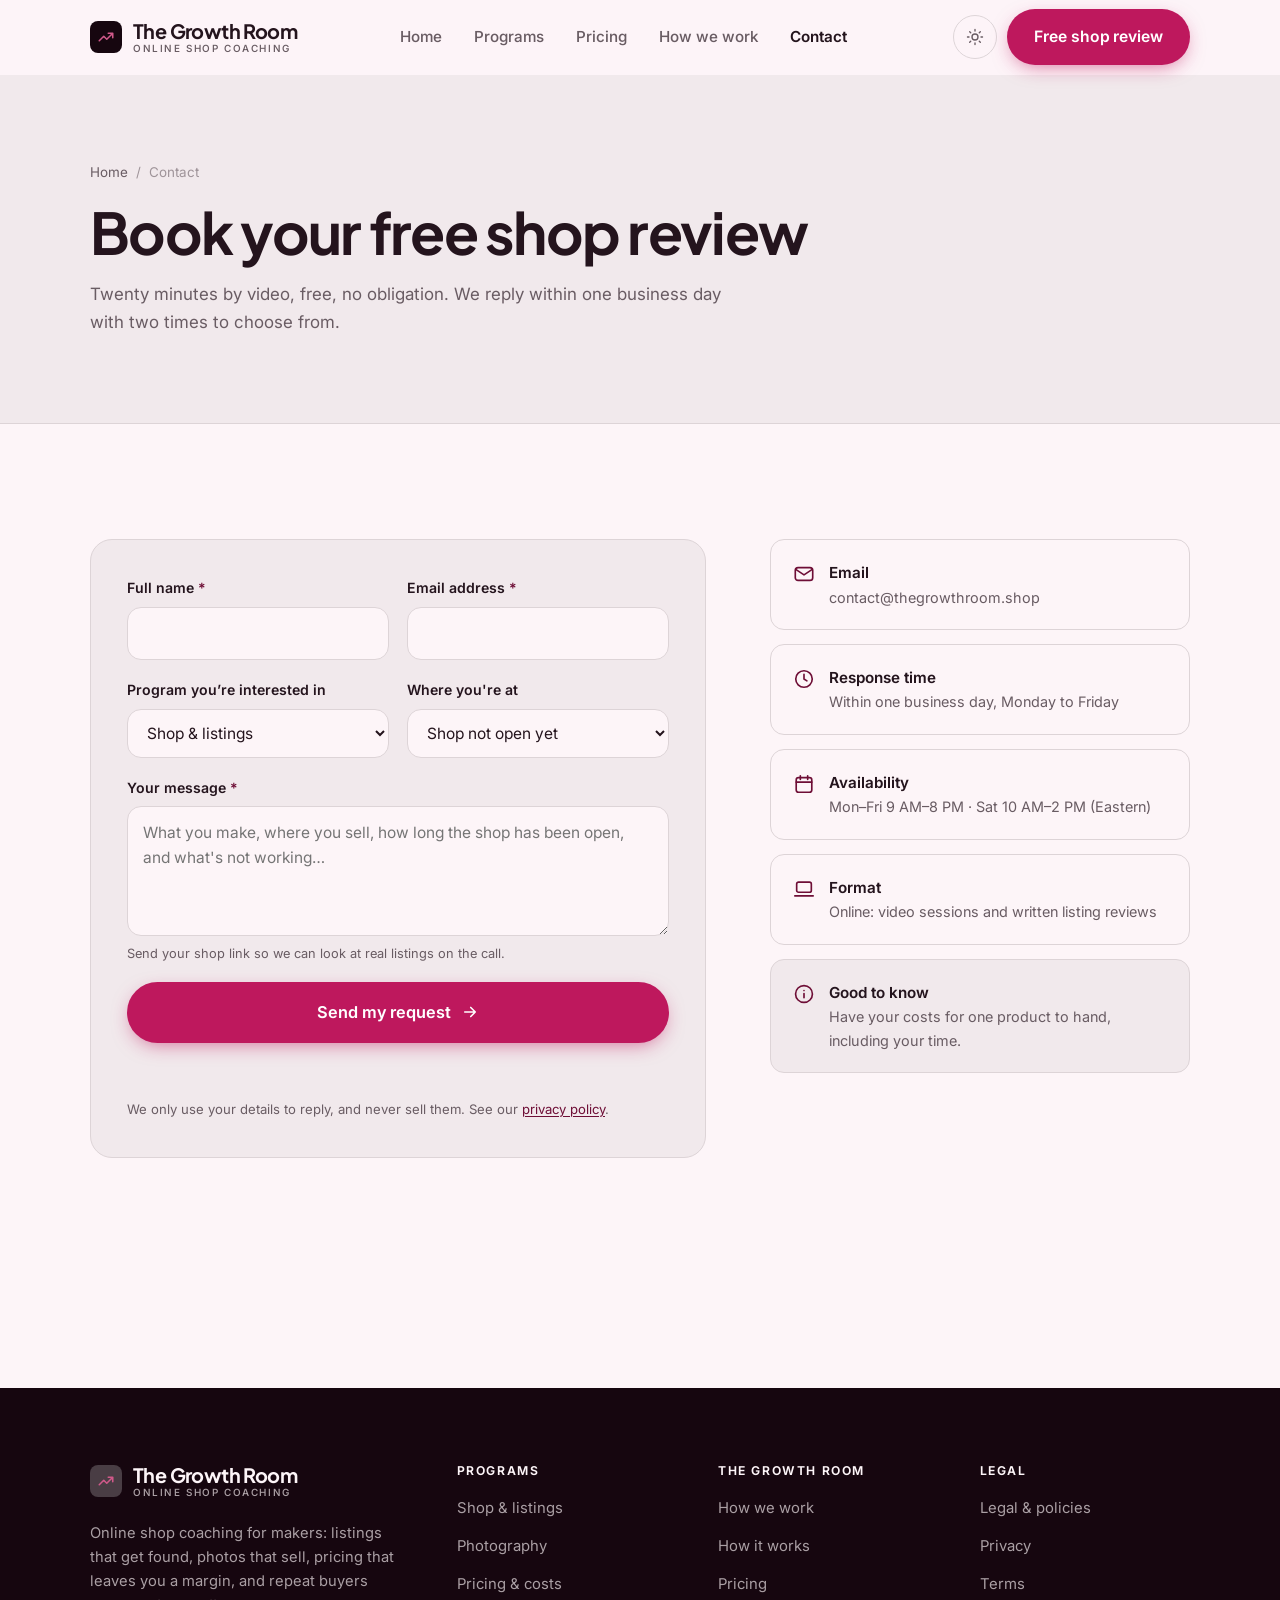
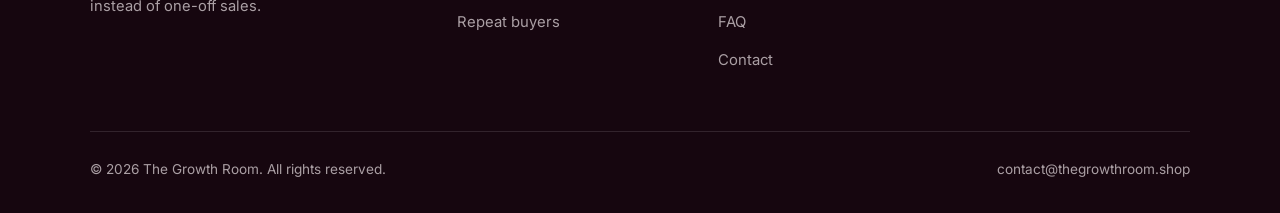
<file: contact.html>
<!DOCTYPE html>
<html lang="en" class="no-js">
<head>
<meta charset="utf-8">
<meta name="viewport" content="width=device-width, initial-scale=1">
<title>Contact — The Growth Room</title>
<meta name="description" content="Book your free 20-minute shop review. We reply within one business day.">
<link rel="canonical" href="https://thegrowthroom.shop/contact.html">

<meta property="og:type" content="website">
<meta property="og:url" content="https://thegrowthroom.shop/contact.html">
<meta property="og:site_name" content="The Growth Room">
<meta property="og:locale" content="en_US">
<meta property="og:title" content="Contact — The Growth Room">
<meta property="og:description" content="Book your free 20-minute shop review. We reply within one business day.">
<meta name="theme-color" content="#16060f">

<link rel="icon" href="assets/img/favicon.svg" type="image/svg+xml">
<link rel="preconnect" href="https://fonts.googleapis.com">
<link rel="preconnect" href="https://fonts.gstatic.com" crossorigin>
<link rel="stylesheet" href="https://fonts.googleapis.com/css2?family=Plus+Jakarta+Sans:wght@400..800&family=Inter:wght@400..700&display=swap">
<link rel="stylesheet" href="assets/css/style.css">

<!-- Thème appliqué avant le premier rendu (évite le flash) -->
<script>
document.documentElement.classList.remove('no-js');
(function(){try{var t=localStorage.getItem('site-theme');if(t){document.documentElement.setAttribute('data-theme',t);}}catch(e){}})();
</script>
</head>

<body>
<a class="skip-link" href="#main">Skip to main content</a>

<header class="site-header">
  <nav class="wrap nav" aria-label="Main navigation">
    <a class="brand" href="index.html">
      <svg class="brand__mark" viewBox="0 0 64 64" aria-hidden="true">
        <rect class="bm-bg" width="64" height="64" rx="16"/>
        <g class="bm-ic" transform="translate(14 14) scale(1.5)" fill="none" stroke-width="2.1" stroke-linecap="round" stroke-linejoin="round"><path d="M3 17l6-6 4 4 8-8M15 7h6v6"/></g>
      </svg>
      <span>The Growth Room<span class="brand__sub">Online shop coaching</span></span>
    </a>

    <ul class="nav__links" id="nav-links">
      <li><a href="index.html">Home</a></li>
      <li><a href="programs.html">Programs</a></li>
      <li><a href="index.html#pricing">Pricing</a></li>
      <li><a href="about.html">How we work</a></li>
      <li><a href="contact.html" aria-current="page">Contact</a></li>
      <li><a class="btn btn--primary" href="contact.html">Free shop review</a></li>
    </ul>

    <div class="nav__cta">
      <button class="theme-toggle" type="button" aria-label="Switch to dark theme">
        <svg class="icon-sun" viewBox="0 0 24 24" fill="none" stroke="currentColor" stroke-width="1.8" stroke-linecap="round" aria-hidden="true"><circle cx="12" cy="12" r="4"/><path d="M12 2v2m0 16v2M2 12h2m16 0h2M4.9 4.9l1.4 1.4m11.4 11.4 1.4 1.4M19.1 4.9l-1.4 1.4M6.3 17.7l-1.4 1.4"/></svg>
        <svg class="icon-moon" viewBox="0 0 24 24" fill="none" stroke="currentColor" stroke-width="1.8" stroke-linecap="round" stroke-linejoin="round" aria-hidden="true"><path d="M21 12.8A9 9 0 1 1 11.2 3a7 7 0 0 0 9.8 9.8z"/></svg>
      </button>
      <a class="btn btn--primary" href="contact.html">Free shop review</a>
      <button class="nav__toggle" type="button" aria-expanded="false" aria-controls="nav-links" aria-label="Open menu">
        <svg class="icon-open" viewBox="0 0 24 24" fill="none" stroke="currentColor" stroke-width="2" stroke-linecap="round" aria-hidden="true"><path d="M3 6h18M3 12h18M3 18h18"/></svg>
        <svg class="icon-close" viewBox="0 0 24 24" fill="none" stroke="currentColor" stroke-width="2" stroke-linecap="round" aria-hidden="true"><path d="M6 6l12 12M18 6L6 18"/></svg>
      </button>
    </div>
  </nav>
</header>

<main id="main">

<section class="page-head">
  <div class="wrap">
    <nav class="breadcrumb" aria-label="Breadcrumb">
      <a href="index.html">Home</a><span>/</span><span aria-current="page">Contact</span>
    </nav>
    <h1>Book your free shop review</h1>
    <p>Twenty minutes by video, free, no obligation. We reply within one business day with two times to choose from.</p>
  </div>
</section>

<section class="section wrap">
  <div class="form-layout">

    <!--
      FORM: the action attribute holds a placeholder id. Create a free form at
      https://formspree.io and replace VOTRE_ID_FORMSPREE. Until then, the button
      opens the visitor's email app with a pre-filled message to contact@thegrowthroom.shop.
    -->
    <form class="form" id="contact-form" action="https://formspree.io/f/VOTRE_ID_FORMSPREE" method="POST"
          data-email="contact@thegrowthroom.shop" data-subject="Shop review request"
          data-msg-mail="Your email app will open with the message ready to send." data-msg-sending="Sending…"
          data-msg-ok="Thanks! Your message is on its way. We reply within one business day." data-msg-err="Sending failed. Please email us directly at">
      <div class="form__row">
        <div class="field">
          <label for="nom">Full name <span class="req" aria-hidden="true">*</span></label>
          <input type="text" id="nom" name="nom" autocomplete="name" required>
        </div>
        <div class="field">
          <label for="email">Email address <span class="req" aria-hidden="true">*</span></label>
          <input type="email" id="email" name="email" autocomplete="email" required>
        </div>
      </div>

      <div class="form__row">
        <div class="field">
          <label for="programme">Program you’re interested in</label>
          <select id="programme" name="programme">
            <option>Shop &amp; listings</option>
            <option>Photography</option>
            <option>Pricing &amp; costs</option>
            <option>Repeat buyers</option>
            <option>Not sure yet</option>
          </select>
        </div>
        <div class="field">
          <label for="niveau">Where you're at</label>
          <select id="niveau" name="niveau">
            <option>Shop not open yet</option>
            <option>Open, few sales</option>
            <option>Steady, want growth</option>
            <option>Busy season coming</option>
          </select>
        </div>
      </div>

      <div class="field">
        <label for="message">Your message <span class="req" aria-hidden="true">*</span></label>
        <textarea id="message" name="message" required placeholder="What you make, where you sell, how long the shop has been open, and what's not working…"></textarea>
        <span class="field__hint">Send your shop link so we can look at real listings on the call.</span>
      </div>

      <!-- Bot trap: hidden from humans -->
      <div class="visually-hidden" aria-hidden="true">
        <label for="site-web">Leave this field empty</label>
        <input type="text" id="site-web" name="_gotcha" tabindex="-1" autocomplete="off">
      </div>

      <button class="btn btn--primary btn--lg" type="submit">Send my request <svg viewBox="0 0 24 24" fill="none" stroke="currentColor" stroke-width="2.2" stroke-linecap="round" stroke-linejoin="round" aria-hidden="true"><path d="M5 12h14M13 6l6 6-6 6"/></svg></button>

      <p id="form-status" class="form__status" role="status" aria-live="polite"></p>

      <p class="form__note">
        We only use your details to reply, and never sell them. See our <a href="legal.html#privacy">privacy policy</a>.
      </p>
    </form>

    <aside class="contact-aside">
      <div class="contact-card">
        <svg viewBox="0 0 24 24" fill="none" stroke="currentColor" stroke-width="1.8" stroke-linecap="round" stroke-linejoin="round" aria-hidden="true"><rect x="2.5" y="5" width="19" height="14" rx="3"/><path d="M3 7l9 6 9-6"/></svg>
        <div><b>Email</b><a href="mailto:contact@thegrowthroom.shop">contact@thegrowthroom.shop</a></div>
      </div>
      <div class="contact-card">
        <svg viewBox="0 0 24 24" fill="none" stroke="currentColor" stroke-width="1.8" stroke-linecap="round" stroke-linejoin="round" aria-hidden="true"><circle cx="12" cy="12" r="9"/><path d="M12 7v5l3.2 2"/></svg>
        <div><b>Response time</b><span>Within one business day, Monday to Friday</span></div>
      </div>
      <div class="contact-card">
        <svg viewBox="0 0 24 24" fill="none" stroke="currentColor" stroke-width="1.8" stroke-linecap="round" stroke-linejoin="round" aria-hidden="true"><rect x="3.5" y="5" width="17" height="16" rx="2.5"/><path d="M8 3v4M16 3v4M3.5 10h17"/></svg>
        <div><b>Availability</b><span>Mon–Fri 9 AM–8 PM · Sat 10 AM–2 PM (Eastern)</span></div>
      </div>
      <div class="contact-card">
        <svg viewBox="0 0 24 24" fill="none" stroke="currentColor" stroke-width="1.8" stroke-linecap="round" stroke-linejoin="round" aria-hidden="true"><rect x="4" y="4.5" width="16" height="11" rx="2"/><path d="M2 19.5h20"/></svg>
        <div><b>Format</b><span>Online: video sessions and written listing reviews</span></div>
      </div>
      <div class="contact-card contact-card--soft">
        <svg viewBox="0 0 24 24" fill="none" stroke="currentColor" stroke-width="1.8" stroke-linecap="round" stroke-linejoin="round" aria-hidden="true"><circle cx="12" cy="12" r="9.2"/><path d="M12 16v-4.5M12 8.2v.1"/></svg>
        <div><b>Good to know</b><span>Have your costs for one product to hand, including your time.</span></div>
      </div>
    </aside>

  </div>
</section>

</main>

<footer class="site-footer">
  <div class="wrap">
    <div class="footer__grid">
      <div class="footer__brand">
        <a class="brand" href="index.html">
          <svg class="brand__mark" viewBox="0 0 64 64" aria-hidden="true">
        <rect class="bm-bg" width="64" height="64" rx="16"/>
        <g class="bm-ic" transform="translate(14 14) scale(1.5)" fill="none" stroke-width="2.1" stroke-linecap="round" stroke-linejoin="round"><path d="M3 17l6-6 4 4 8-8M15 7h6v6"/></g>
      </svg>
          <span>The Growth Room<span class="brand__sub">Online shop coaching</span></span>
        </a>
        <p>Online shop coaching for makers: listings that get found, photos that sell, pricing that leaves you a margin, and repeat buyers instead of one-off sales.</p>
      </div>

      <div class="footer__col">
        <h4>Programs</h4>
        <ul>
          <li><a href="programs.html#listings">Shop &amp; listings</a></li>
          <li><a href="programs.html#photos">Photography</a></li>
          <li><a href="programs.html#pricing">Pricing &amp; costs</a></li>
          <li><a href="programs.html#repeat">Repeat buyers</a></li>
        </ul>
      </div>

      <div class="footer__col">
        <h4>The Growth Room</h4>
        <ul>
          <li><a href="about.html">How we work</a></li>
          <li><a href="index.html#how-it-works">How it works</a></li>
          <li><a href="index.html#pricing">Pricing</a></li>
          <li><a href="index.html#faq">FAQ</a></li>
          <li><a href="contact.html">Contact</a></li>
        </ul>
      </div>

      <div class="footer__col">
        <h4>Legal</h4>
        <ul>
          <li><a href="legal.html">Legal &amp; policies</a></li>
          <li><a href="legal.html#privacy">Privacy</a></li>
          <li><a href="legal.html#terms">Terms</a></li>
        </ul>
      </div>
    </div>

    <div class="footer__bottom">
      <p>© <span data-year>2026</span> The Growth Room. All rights reserved.</p>
      <p><a href="mailto:contact@thegrowthroom.shop">contact@thegrowthroom.shop</a></p>
    </div>
  </div>
</footer>

<script src="assets/js/main.js" defer></script>
</body>
</html>
</file>
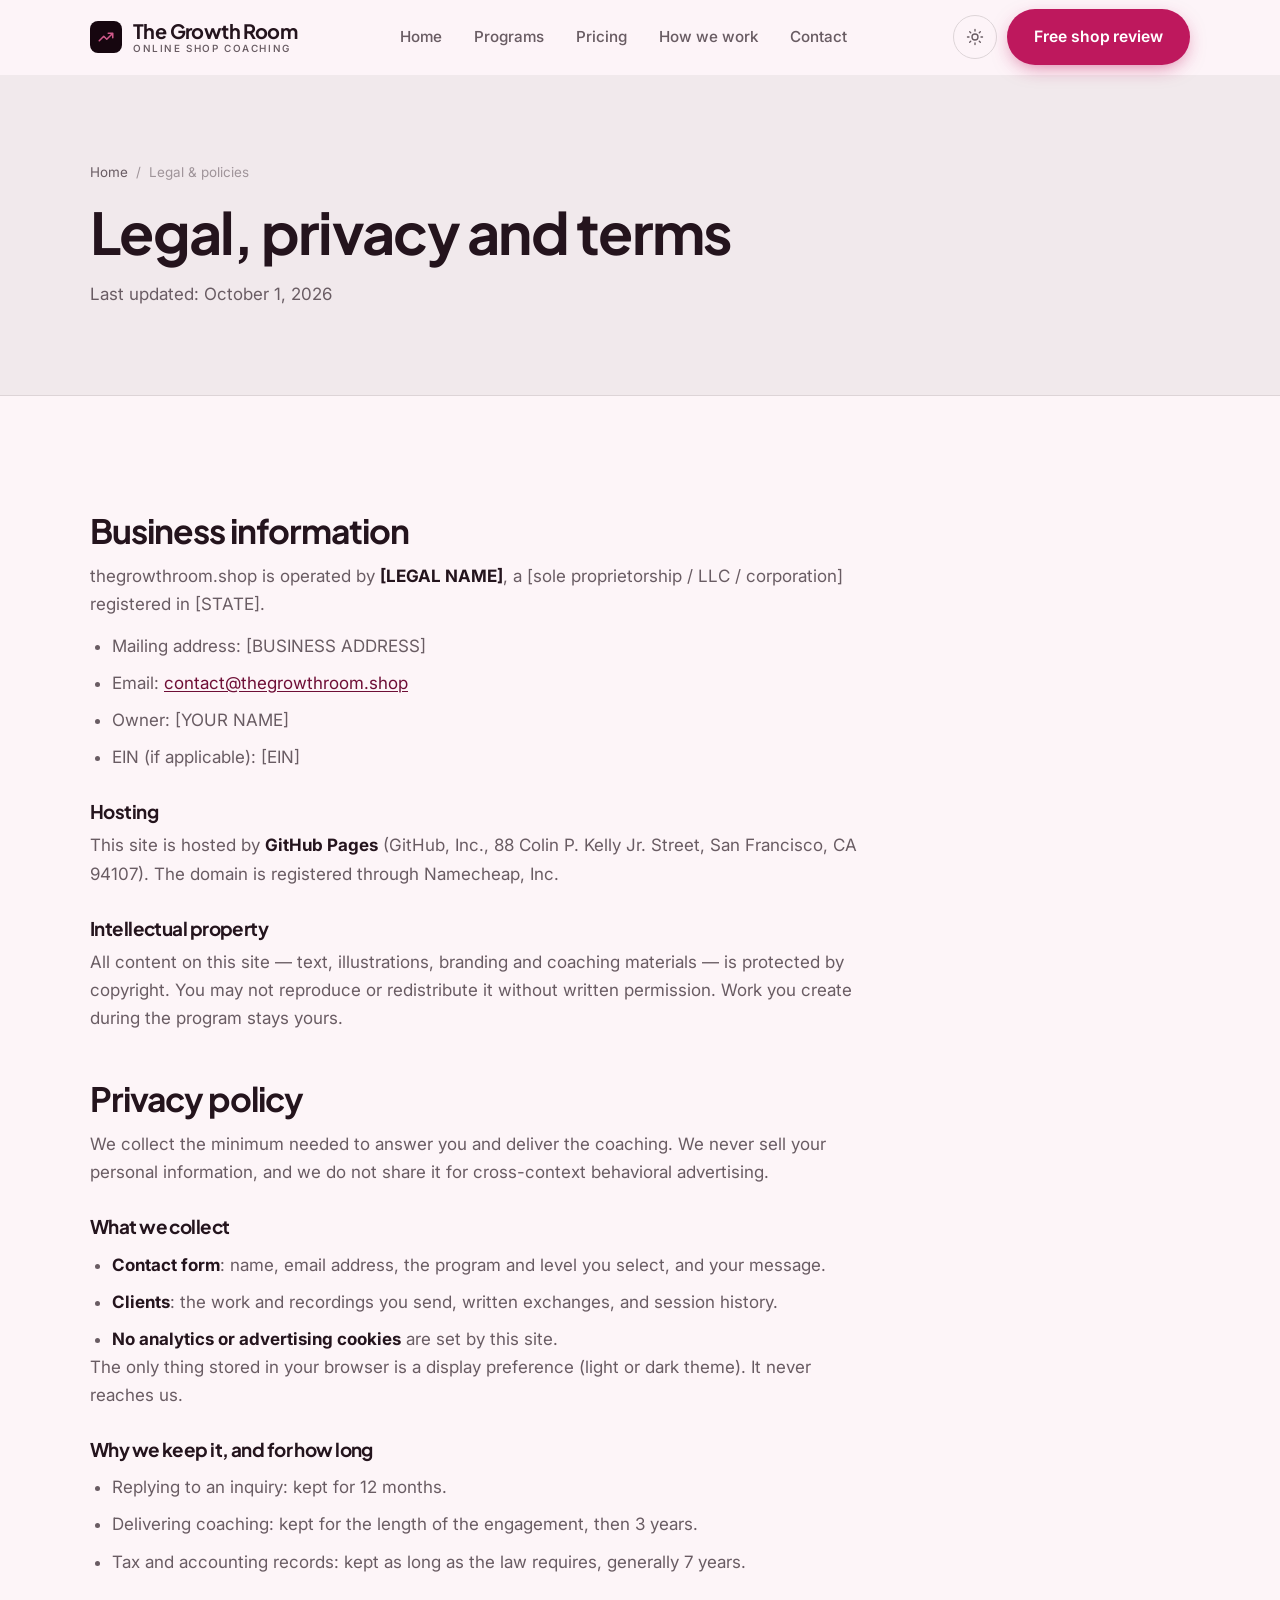
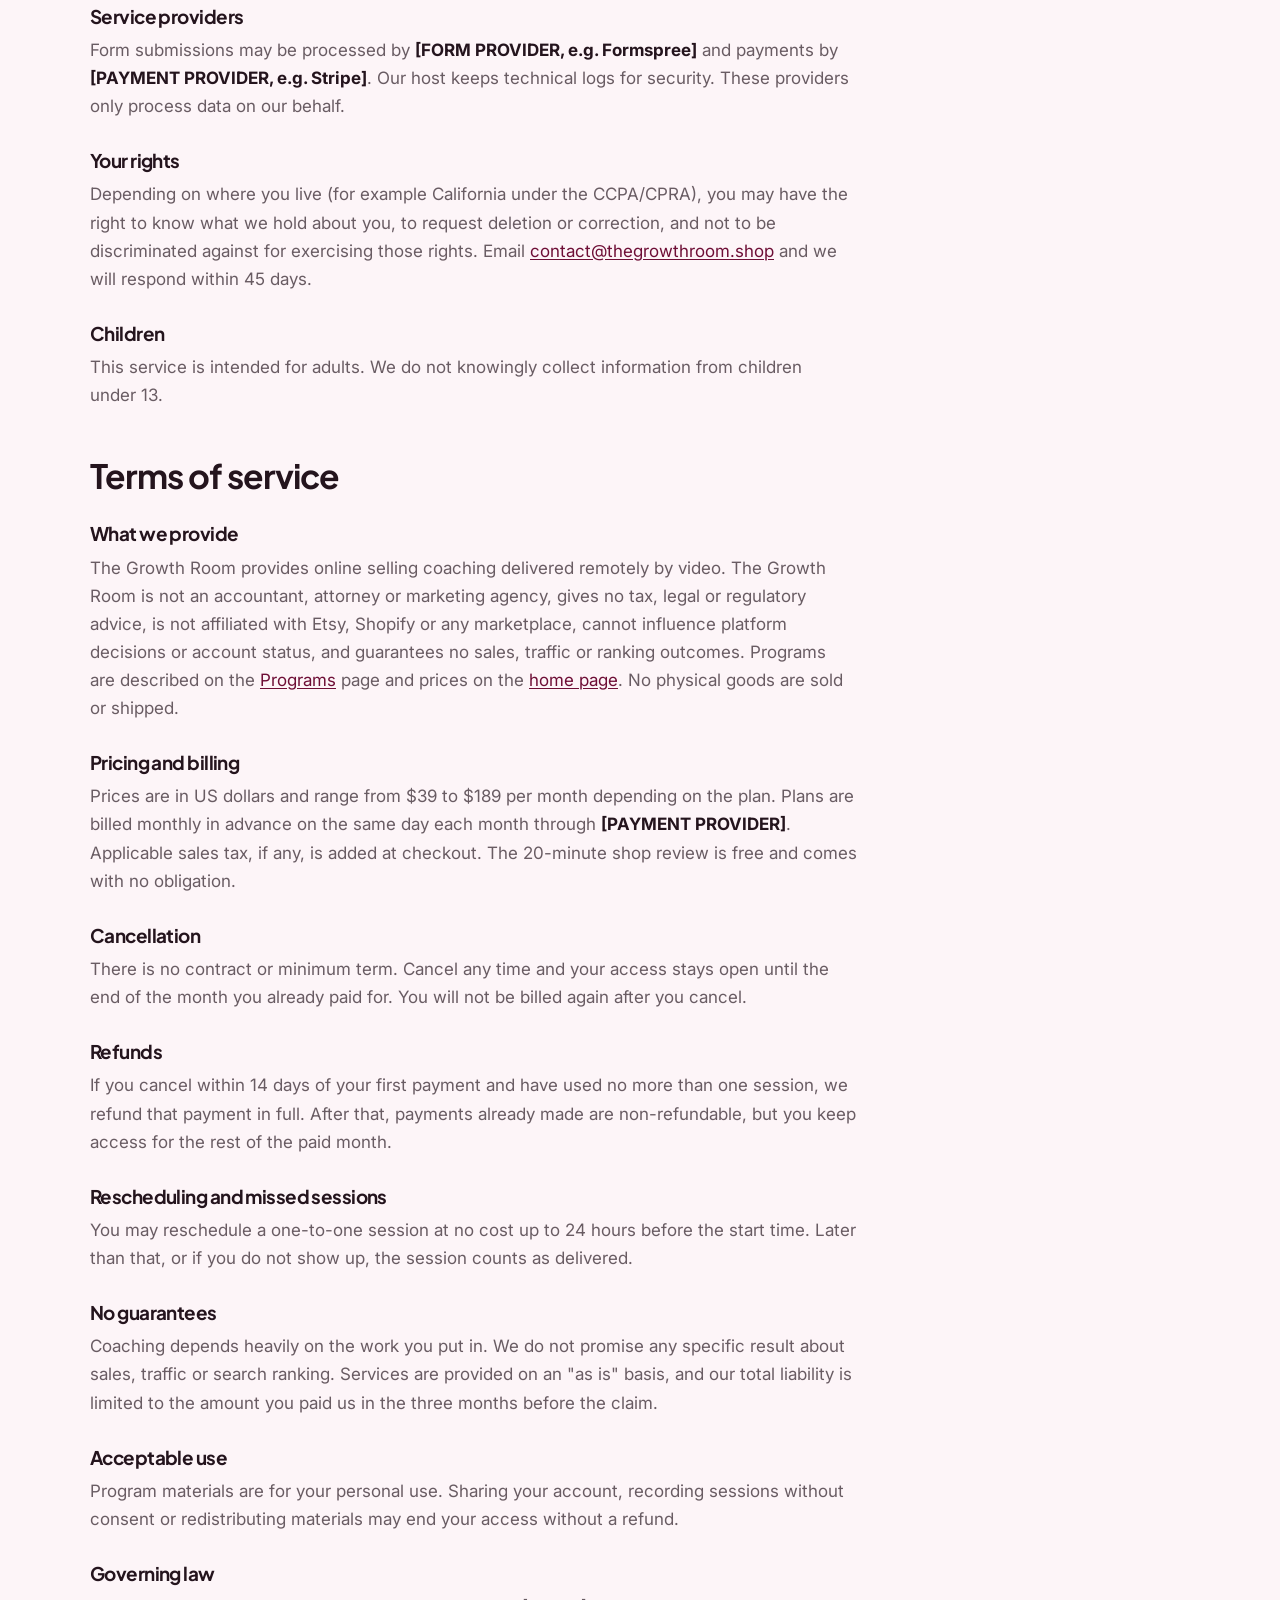
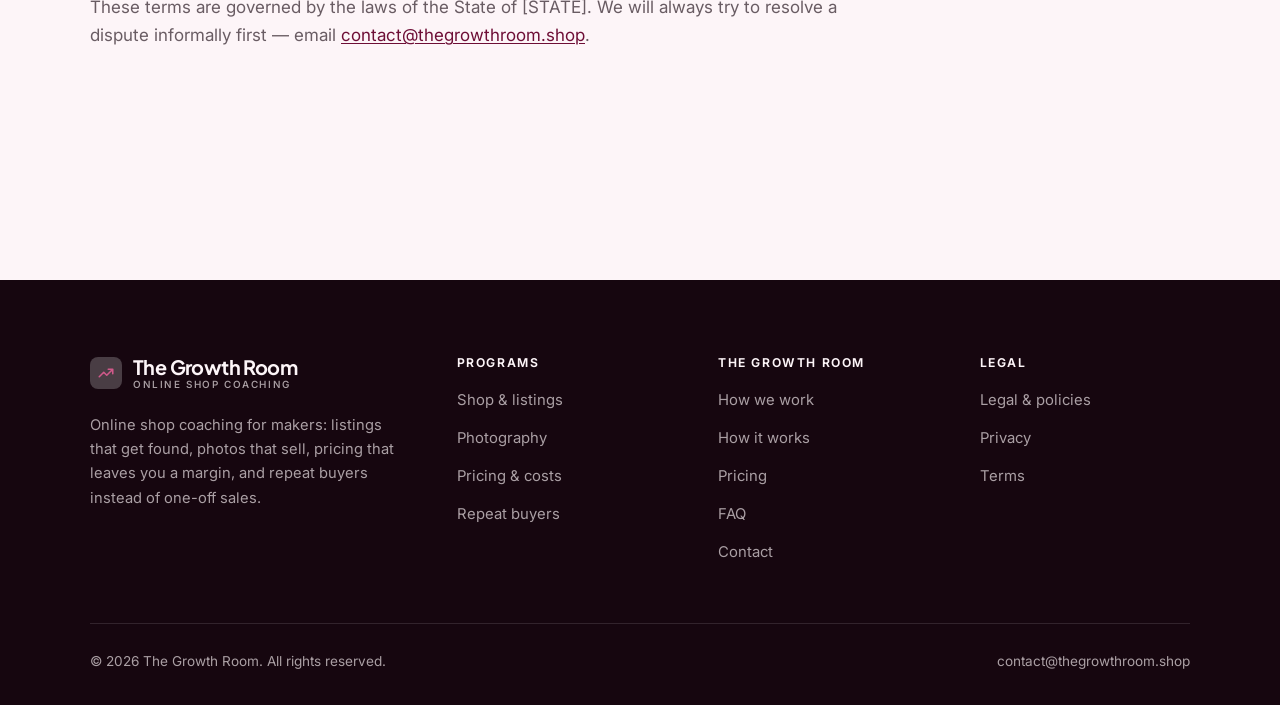
<file: legal.html>
<!DOCTYPE html>
<html lang="en" class="no-js">
<head>
<meta charset="utf-8">
<meta name="viewport" content="width=device-width, initial-scale=1">
<title>Legal, privacy and terms — The Growth Room</title>
<meta name="description" content="Business information, privacy policy and terms of service for The Growth Room.">
<meta name="robots" content="noindex">

<meta property="og:type" content="website">
<meta property="og:url" content="https://thegrowthroom.shop/legal.html">
<meta property="og:site_name" content="The Growth Room">
<meta property="og:locale" content="en_US">
<meta property="og:title" content="Legal, privacy and terms — The Growth Room">
<meta property="og:description" content="Business information, privacy policy and terms of service for The Growth Room.">
<meta name="theme-color" content="#16060f">

<link rel="icon" href="assets/img/favicon.svg" type="image/svg+xml">
<link rel="preconnect" href="https://fonts.googleapis.com">
<link rel="preconnect" href="https://fonts.gstatic.com" crossorigin>
<link rel="stylesheet" href="https://fonts.googleapis.com/css2?family=Plus+Jakarta+Sans:wght@400..800&family=Inter:wght@400..700&display=swap">
<link rel="stylesheet" href="assets/css/style.css">

<!-- Thème appliqué avant le premier rendu (évite le flash) -->
<script>
document.documentElement.classList.remove('no-js');
(function(){try{var t=localStorage.getItem('site-theme');if(t){document.documentElement.setAttribute('data-theme',t);}}catch(e){}})();
</script>
</head>

<body>
<a class="skip-link" href="#main">Skip to main content</a>

<header class="site-header">
  <nav class="wrap nav" aria-label="Main navigation">
    <a class="brand" href="index.html">
      <svg class="brand__mark" viewBox="0 0 64 64" aria-hidden="true">
        <rect class="bm-bg" width="64" height="64" rx="16"/>
        <g class="bm-ic" transform="translate(14 14) scale(1.5)" fill="none" stroke-width="2.1" stroke-linecap="round" stroke-linejoin="round"><path d="M3 17l6-6 4 4 8-8M15 7h6v6"/></g>
      </svg>
      <span>The Growth Room<span class="brand__sub">Online shop coaching</span></span>
    </a>

    <ul class="nav__links" id="nav-links">
      <li><a href="index.html">Home</a></li>
      <li><a href="programs.html">Programs</a></li>
      <li><a href="index.html#pricing">Pricing</a></li>
      <li><a href="about.html">How we work</a></li>
      <li><a href="contact.html">Contact</a></li>
      <li><a class="btn btn--primary" href="contact.html">Free shop review</a></li>
    </ul>

    <div class="nav__cta">
      <button class="theme-toggle" type="button" aria-label="Switch to dark theme">
        <svg class="icon-sun" viewBox="0 0 24 24" fill="none" stroke="currentColor" stroke-width="1.8" stroke-linecap="round" aria-hidden="true"><circle cx="12" cy="12" r="4"/><path d="M12 2v2m0 16v2M2 12h2m16 0h2M4.9 4.9l1.4 1.4m11.4 11.4 1.4 1.4M19.1 4.9l-1.4 1.4M6.3 17.7l-1.4 1.4"/></svg>
        <svg class="icon-moon" viewBox="0 0 24 24" fill="none" stroke="currentColor" stroke-width="1.8" stroke-linecap="round" stroke-linejoin="round" aria-hidden="true"><path d="M21 12.8A9 9 0 1 1 11.2 3a7 7 0 0 0 9.8 9.8z"/></svg>
      </button>
      <a class="btn btn--primary" href="contact.html">Free shop review</a>
      <button class="nav__toggle" type="button" aria-expanded="false" aria-controls="nav-links" aria-label="Open menu">
        <svg class="icon-open" viewBox="0 0 24 24" fill="none" stroke="currentColor" stroke-width="2" stroke-linecap="round" aria-hidden="true"><path d="M3 6h18M3 12h18M3 18h18"/></svg>
        <svg class="icon-close" viewBox="0 0 24 24" fill="none" stroke="currentColor" stroke-width="2" stroke-linecap="round" aria-hidden="true"><path d="M6 6l12 12M18 6L6 18"/></svg>
      </button>
    </div>
  </nav>
</header>

<main id="main">

<section class="page-head">
  <div class="wrap">
    <nav class="breadcrumb" aria-label="Breadcrumb">
      <a href="index.html">Home</a><span>/</span><span aria-current="page">Legal &amp; policies</span>
    </nav>
    <h1>Legal, privacy and terms</h1>
    <p>Last updated: <time datetime="2026-10-01">October 1, 2026</time></p>
  </div>
</section>

<section class="section wrap">
  <div class="prose">

    <!--
      TO DO: this is a skeleton, not legal advice. Replace every [BRACKET] with
      your real details before selling, and have a lawyer review it if you can.
      Consumer protection rules differ by state.
    -->

    <h2 id="business">Business information</h2>
    <p>
      thegrowthroom.shop is operated by <strong>[LEGAL NAME]</strong>, a [sole proprietorship / LLC / corporation]
      registered in [STATE].
    </p>
    <ul>
      <li>Mailing address: [BUSINESS ADDRESS]</li>
      <li>Email: <a href="mailto:contact@thegrowthroom.shop">contact@thegrowthroom.shop</a></li>
      <li>Owner: [YOUR NAME]</li>
      <li>EIN (if applicable): [EIN]</li>
    </ul>

    <h3>Hosting</h3>
    <p>
      This site is hosted by <strong>GitHub Pages</strong> (GitHub, Inc., 88 Colin P. Kelly Jr. Street,
      San Francisco, CA 94107). The domain is registered through Namecheap, Inc.
    </p>

    <h3>Intellectual property</h3>
    <p>
      All content on this site — text, illustrations, branding and coaching materials — is protected by
      copyright. You may not reproduce or redistribute it without written permission. Work you create during
      the program stays yours.
    </p>

    <h2 id="privacy">Privacy policy</h2>
    <p>
      We collect the minimum needed to answer you and deliver the coaching. We never sell your personal
      information, and we do not share it for cross-context behavioral advertising.
    </p>
    <h3>What we collect</h3>
    <ul>
      <li><strong>Contact form</strong>: name, email address, the program and level you select, and your message.</li>
      <li><strong>Clients</strong>: the work and recordings you send, written exchanges, and session history.</li>
      <li><strong>No analytics or advertising cookies</strong> are set by this site.</li>
    </ul>
    <p>
      The only thing stored in your browser is a display preference (light or dark theme). It never reaches us.
    </p>
    <h3>Why we keep it, and for how long</h3>
    <ul>
      <li>Replying to an inquiry: kept for 12 months.</li>
      <li>Delivering coaching: kept for the length of the engagement, then 3 years.</li>
      <li>Tax and accounting records: kept as long as the law requires, generally 7 years.</li>
    </ul>
    <h3>Service providers</h3>
    <p>
      Form submissions may be processed by <strong>[FORM PROVIDER, e.g. Formspree]</strong> and payments by
      <strong>[PAYMENT PROVIDER, e.g. Stripe]</strong>. Our host keeps technical logs for security. These
      providers only process data on our behalf.
    </p>
    <h3>Your rights</h3>
    <p>
      Depending on where you live (for example California under the CCPA/CPRA), you may have the right to
      know what we hold about you, to request deletion or correction, and not to be discriminated against for
      exercising those rights. Email <a href="mailto:contact@thegrowthroom.shop">contact@thegrowthroom.shop</a> and we will respond within 45 days.
    </p>
    <h3>Children</h3>
    <p>
      This service is intended for adults. We do not knowingly collect information from children under 13.
    </p>

    <h2 id="terms">Terms of service</h2>
    <h3>What we provide</h3>
    <p>
      The Growth Room provides online selling coaching delivered remotely by video. The Growth Room is not an accountant, attorney or marketing agency, gives no tax, legal or regulatory advice, is not affiliated with Etsy, Shopify or any marketplace, cannot influence platform decisions or account status, and guarantees no sales, traffic or ranking outcomes. Programs are described on the
      <a href="programs.html">Programs</a> page and prices on the <a href="index.html#pricing">home page</a>.
      No physical goods are sold or shipped.
    </p>
    <h3>Pricing and billing</h3>
    <p>
      Prices are in US dollars and range from $39 to $189 per month
      depending on the plan. Plans are billed monthly in advance on the same day each month through
      <strong>[PAYMENT PROVIDER]</strong>. Applicable sales tax, if any, is added at checkout.
      The 20-minute shop review is free and comes with no obligation.
    </p>
    <h3>Cancellation</h3>
    <p>
      There is no contract or minimum term. Cancel any time and your access stays open until the end of the
      month you already paid for. You will not be billed again after you cancel.
    </p>
    <h3>Refunds</h3>
    <p>
      If you cancel within 14 days of your first payment and have used no more than one session, we refund
      that payment in full. After that, payments already made are non-refundable, but you keep access for the
      rest of the paid month.
    </p>
    <h3>Rescheduling and missed sessions</h3>
    <p>
      You may reschedule a one-to-one session at no cost up to 24 hours before the start time. Later than
      that, or if you do not show up, the session counts as delivered.
    </p>
    <h3>No guarantees</h3>
    <p>
      Coaching depends heavily on the work you put in. We do not promise any specific result
      about sales, traffic or search ranking. Services are provided on an "as is" basis, and our total
      liability is limited to the amount you paid us in the three months before the claim.
    </p>
    <h3>Acceptable use</h3>
    <p>
      Program materials are for your personal use. Sharing your account, recording sessions without consent
      or redistributing materials may end your access without a refund.
    </p>
    <h3>Governing law</h3>
    <p>
      These terms are governed by the laws of the State of [STATE]. We will always try to resolve a dispute
      informally first — email <a href="mailto:contact@thegrowthroom.shop">contact@thegrowthroom.shop</a>.
    </p>

  </div>
</section>

</main>

<footer class="site-footer">
  <div class="wrap">
    <div class="footer__grid">
      <div class="footer__brand">
        <a class="brand" href="index.html">
          <svg class="brand__mark" viewBox="0 0 64 64" aria-hidden="true">
        <rect class="bm-bg" width="64" height="64" rx="16"/>
        <g class="bm-ic" transform="translate(14 14) scale(1.5)" fill="none" stroke-width="2.1" stroke-linecap="round" stroke-linejoin="round"><path d="M3 17l6-6 4 4 8-8M15 7h6v6"/></g>
      </svg>
          <span>The Growth Room<span class="brand__sub">Online shop coaching</span></span>
        </a>
        <p>Online shop coaching for makers: listings that get found, photos that sell, pricing that leaves you a margin, and repeat buyers instead of one-off sales.</p>
      </div>

      <div class="footer__col">
        <h4>Programs</h4>
        <ul>
          <li><a href="programs.html#listings">Shop &amp; listings</a></li>
          <li><a href="programs.html#photos">Photography</a></li>
          <li><a href="programs.html#pricing">Pricing &amp; costs</a></li>
          <li><a href="programs.html#repeat">Repeat buyers</a></li>
        </ul>
      </div>

      <div class="footer__col">
        <h4>The Growth Room</h4>
        <ul>
          <li><a href="about.html">How we work</a></li>
          <li><a href="index.html#how-it-works">How it works</a></li>
          <li><a href="index.html#pricing">Pricing</a></li>
          <li><a href="index.html#faq">FAQ</a></li>
          <li><a href="contact.html">Contact</a></li>
        </ul>
      </div>

      <div class="footer__col">
        <h4>Legal</h4>
        <ul>
          <li><a href="legal.html">Legal &amp; policies</a></li>
          <li><a href="legal.html#privacy">Privacy</a></li>
          <li><a href="legal.html#terms">Terms</a></li>
        </ul>
      </div>
    </div>

    <div class="footer__bottom">
      <p>© <span data-year>2026</span> The Growth Room. All rights reserved.</p>
      <p><a href="mailto:contact@thegrowthroom.shop">contact@thegrowthroom.shop</a></p>
    </div>
  </div>
</footer>

<script src="assets/js/main.js" defer></script>
</body>
</html>
</file>
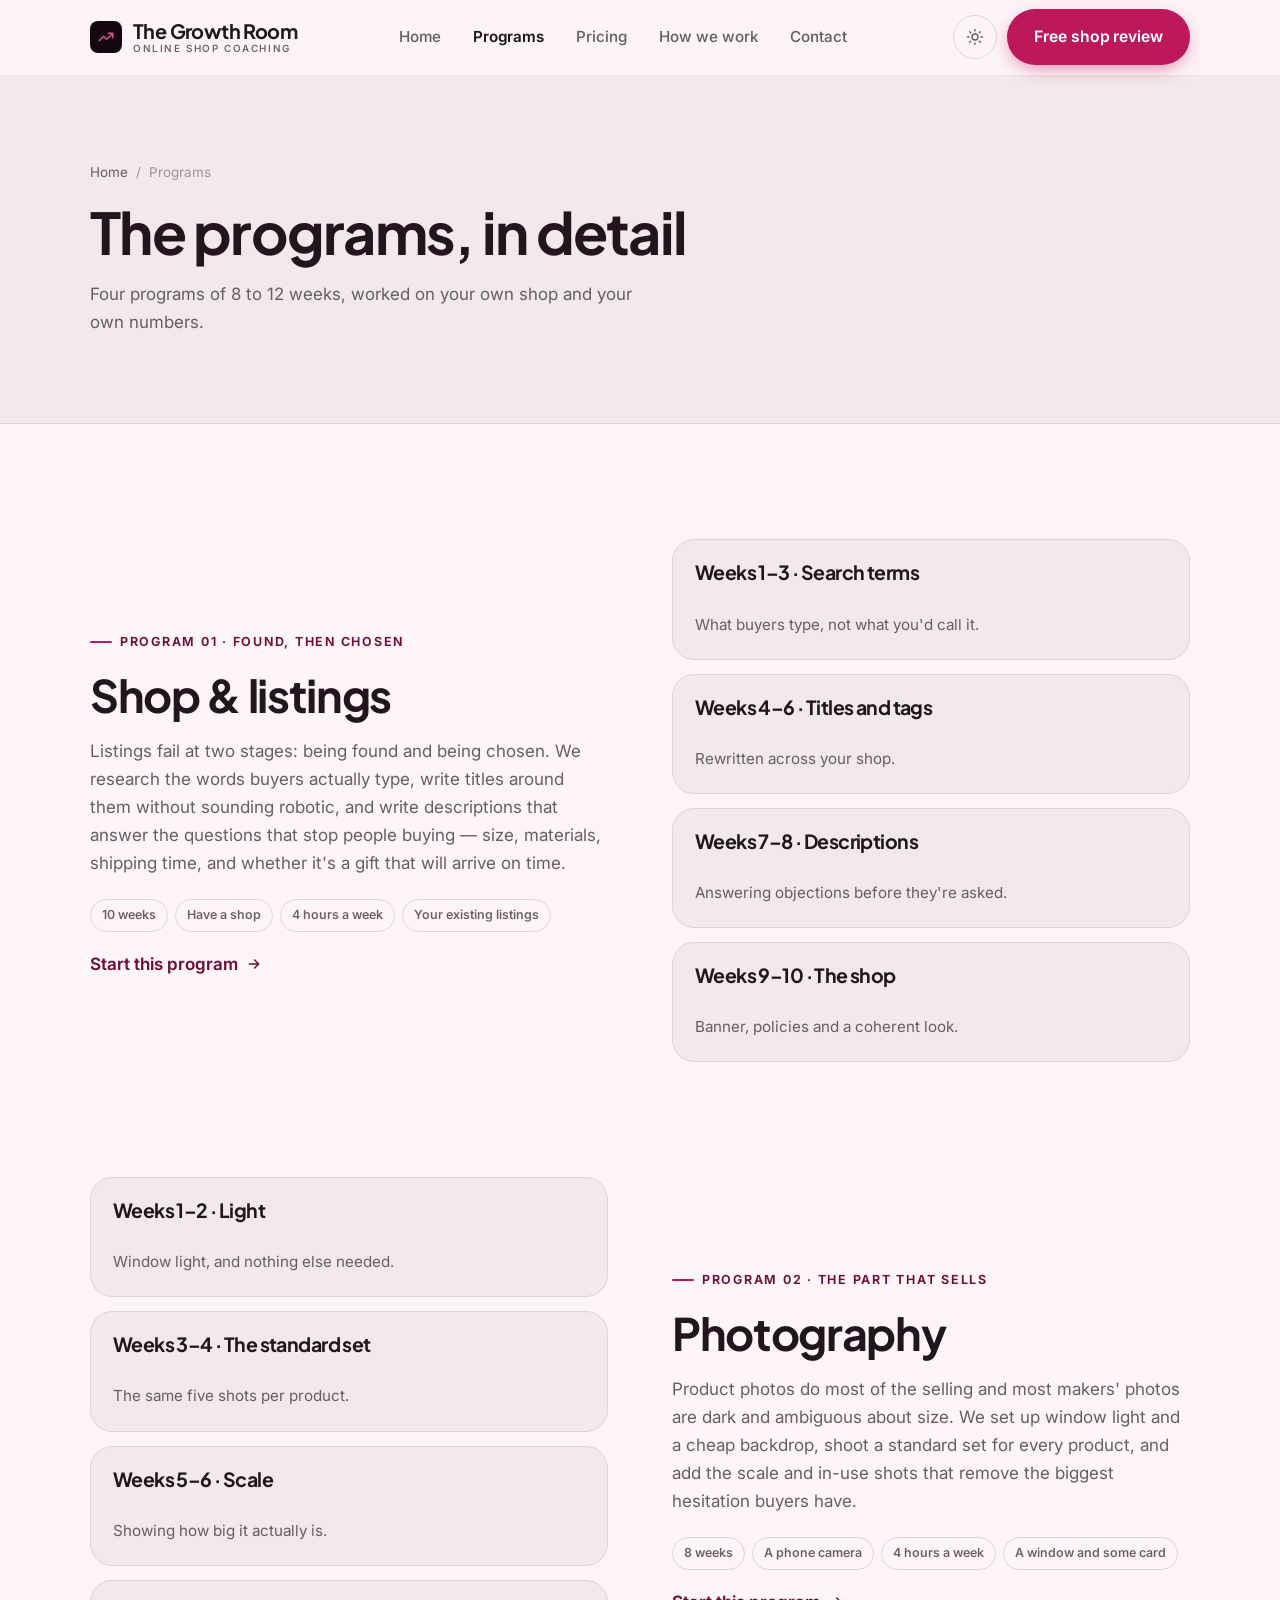
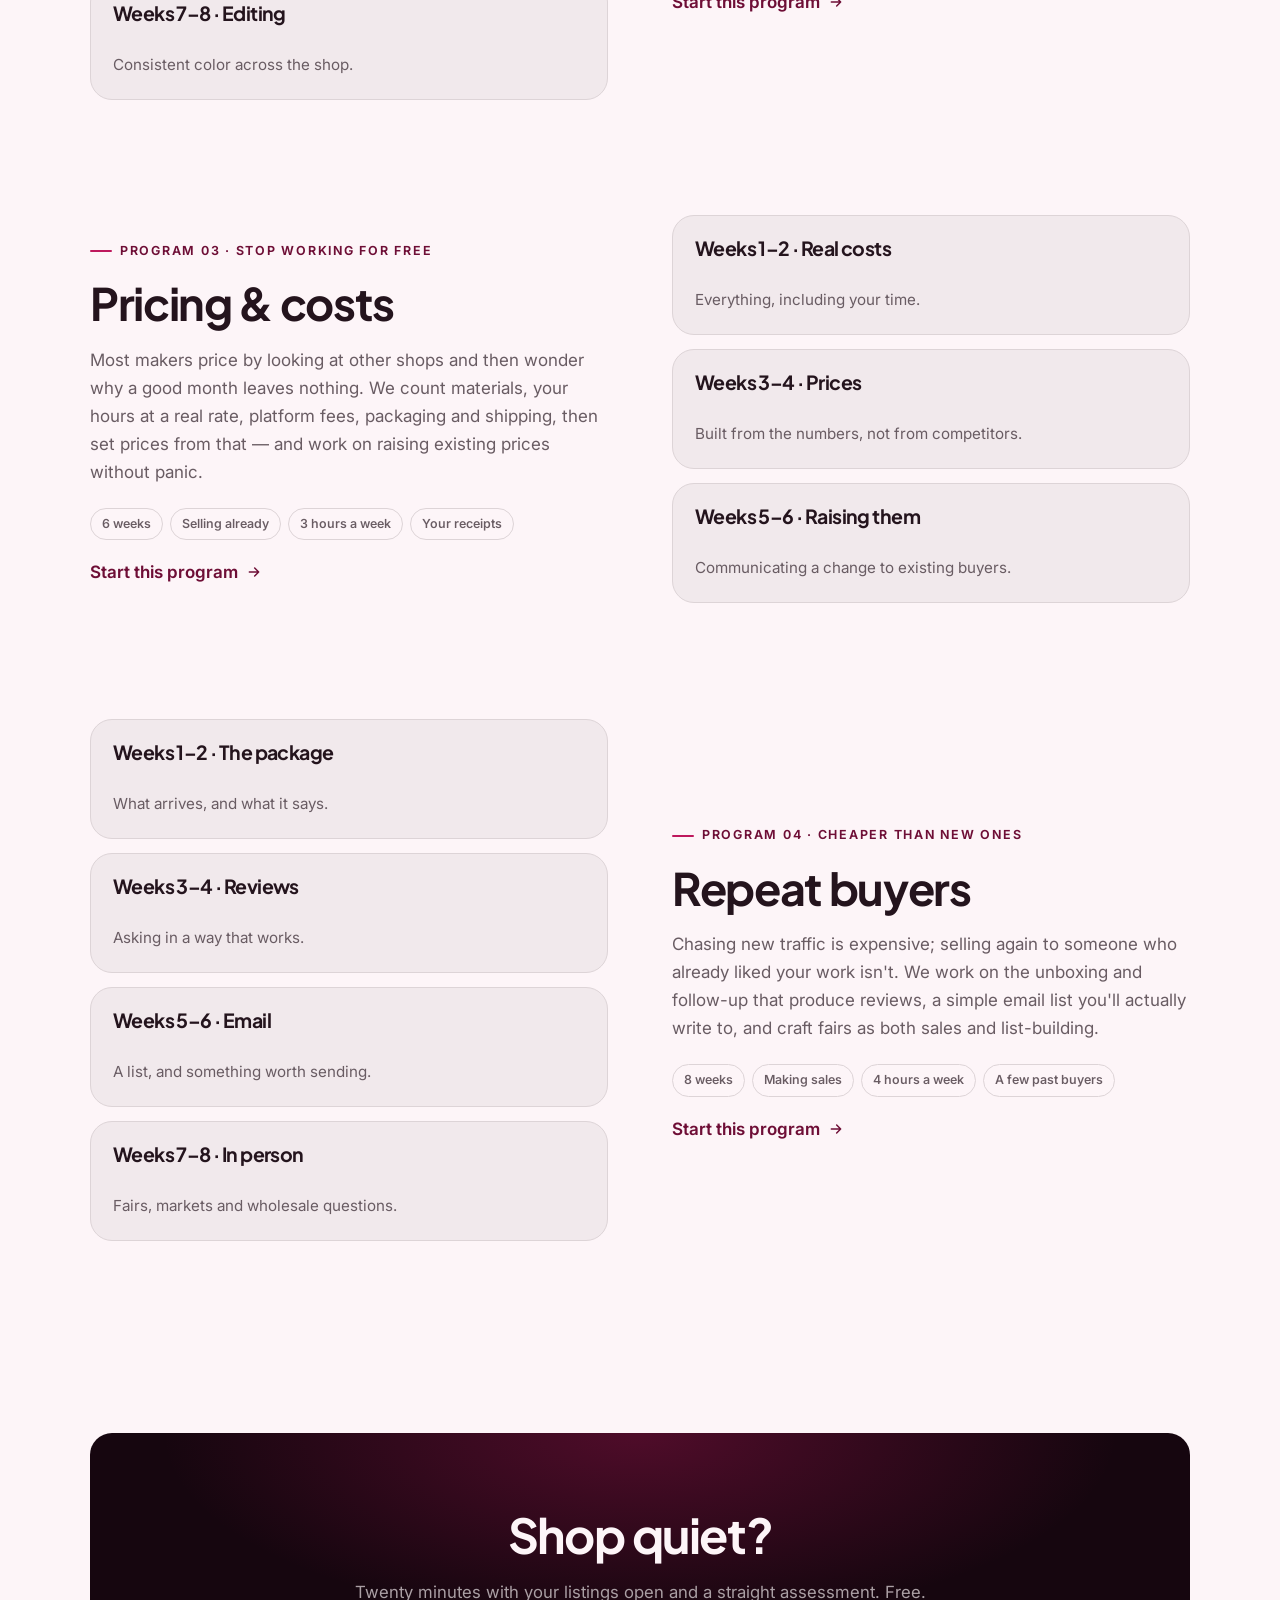
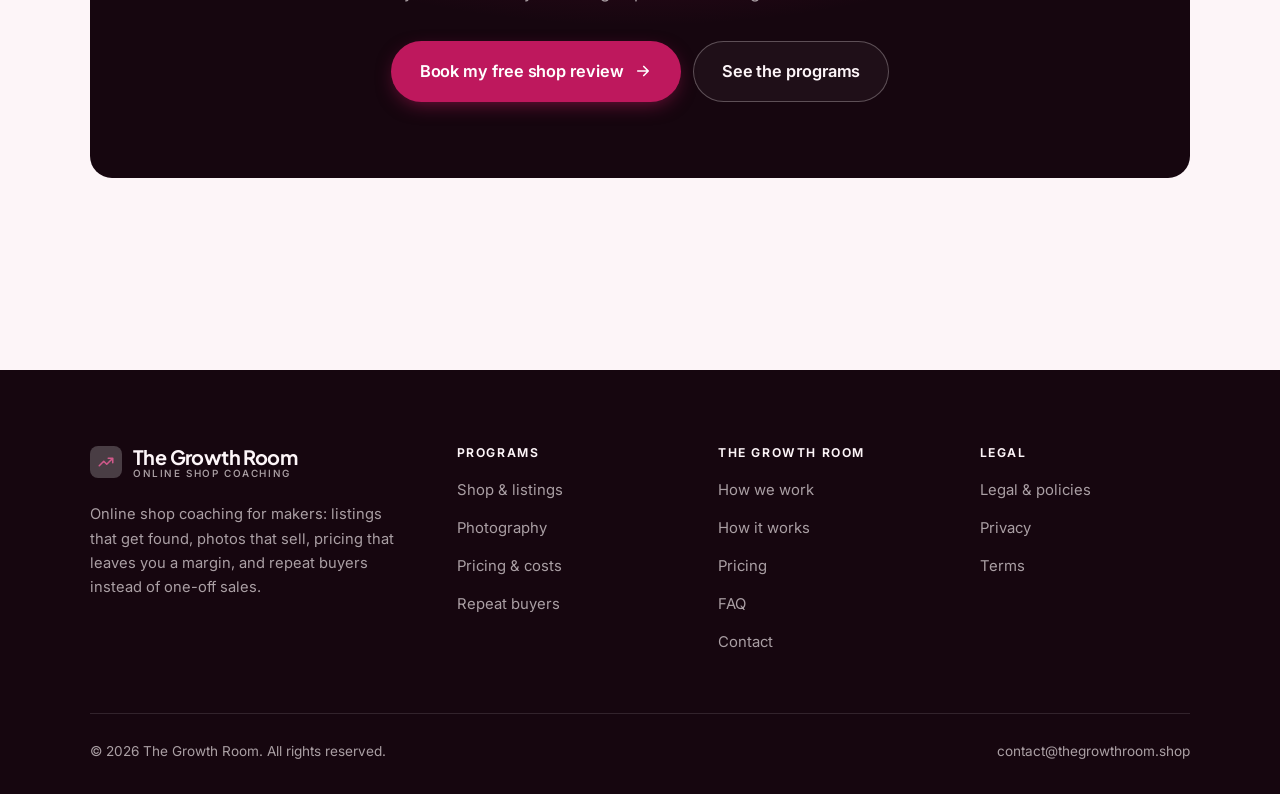
<file: programs.html>
<!DOCTYPE html>
<html lang="en" class="no-js">
<head>
<meta charset="utf-8">
<meta name="viewport" content="width=device-width, initial-scale=1">
<title>Programs — The Growth Room</title>
<meta name="description" content="Online shop coaching programs: shop and listings, product photography, pricing and costs, repeat buyers.">
<link rel="canonical" href="https://thegrowthroom.shop/programs.html">

<meta property="og:type" content="website">
<meta property="og:url" content="https://thegrowthroom.shop/programs.html">
<meta property="og:site_name" content="The Growth Room">
<meta property="og:locale" content="en_US">
<meta property="og:title" content="Programs — The Growth Room">
<meta property="og:description" content="Online shop coaching programs: shop and listings, product photography, pricing and costs, repeat buyers.">
<meta name="theme-color" content="#16060f">

<link rel="icon" href="assets/img/favicon.svg" type="image/svg+xml">
<link rel="preconnect" href="https://fonts.googleapis.com">
<link rel="preconnect" href="https://fonts.gstatic.com" crossorigin>
<link rel="stylesheet" href="https://fonts.googleapis.com/css2?family=Plus+Jakarta+Sans:wght@400..800&family=Inter:wght@400..700&display=swap">
<link rel="stylesheet" href="assets/css/style.css">

<!-- Thème appliqué avant le premier rendu (évite le flash) -->
<script>
document.documentElement.classList.remove('no-js');
(function(){try{var t=localStorage.getItem('site-theme');if(t){document.documentElement.setAttribute('data-theme',t);}}catch(e){}})();
</script>
</head>

<body>
<a class="skip-link" href="#main">Skip to main content</a>

<header class="site-header">
  <nav class="wrap nav" aria-label="Main navigation">
    <a class="brand" href="index.html">
      <svg class="brand__mark" viewBox="0 0 64 64" aria-hidden="true">
        <rect class="bm-bg" width="64" height="64" rx="16"/>
        <g class="bm-ic" transform="translate(14 14) scale(1.5)" fill="none" stroke-width="2.1" stroke-linecap="round" stroke-linejoin="round"><path d="M3 17l6-6 4 4 8-8M15 7h6v6"/></g>
      </svg>
      <span>The Growth Room<span class="brand__sub">Online shop coaching</span></span>
    </a>

    <ul class="nav__links" id="nav-links">
      <li><a href="index.html">Home</a></li>
      <li><a href="programs.html" aria-current="page">Programs</a></li>
      <li><a href="index.html#pricing">Pricing</a></li>
      <li><a href="about.html">How we work</a></li>
      <li><a href="contact.html">Contact</a></li>
      <li><a class="btn btn--primary" href="contact.html">Free shop review</a></li>
    </ul>

    <div class="nav__cta">
      <button class="theme-toggle" type="button" aria-label="Switch to dark theme">
        <svg class="icon-sun" viewBox="0 0 24 24" fill="none" stroke="currentColor" stroke-width="1.8" stroke-linecap="round" aria-hidden="true"><circle cx="12" cy="12" r="4"/><path d="M12 2v2m0 16v2M2 12h2m16 0h2M4.9 4.9l1.4 1.4m11.4 11.4 1.4 1.4M19.1 4.9l-1.4 1.4M6.3 17.7l-1.4 1.4"/></svg>
        <svg class="icon-moon" viewBox="0 0 24 24" fill="none" stroke="currentColor" stroke-width="1.8" stroke-linecap="round" stroke-linejoin="round" aria-hidden="true"><path d="M21 12.8A9 9 0 1 1 11.2 3a7 7 0 0 0 9.8 9.8z"/></svg>
      </button>
      <a class="btn btn--primary" href="contact.html">Free shop review</a>
      <button class="nav__toggle" type="button" aria-expanded="false" aria-controls="nav-links" aria-label="Open menu">
        <svg class="icon-open" viewBox="0 0 24 24" fill="none" stroke="currentColor" stroke-width="2" stroke-linecap="round" aria-hidden="true"><path d="M3 6h18M3 12h18M3 18h18"/></svg>
        <svg class="icon-close" viewBox="0 0 24 24" fill="none" stroke="currentColor" stroke-width="2" stroke-linecap="round" aria-hidden="true"><path d="M6 6l12 12M18 6L6 18"/></svg>
      </button>
    </div>
  </nav>
</header>

<main id="main">

<section class="page-head">
  <div class="wrap">
    <nav class="breadcrumb" aria-label="Breadcrumb">
      <a href="index.html">Home</a><span>/</span><span aria-current="page">Programs</span>
    </nav>
    <h1>The programs, in detail</h1>
    <p>Four programs of 8 to 12 weeks, worked on your own shop and your own numbers.</p>
  </div>
</section>

<section class="section wrap" id="listings">
  <div class="split reveal">
    <div>
      <span class="eyebrow">Program 01 · Found, then chosen</span>
      <h2>Shop &amp; listings</h2>
      <p>Listings fail at two stages: being found and being chosen. We research the words buyers actually type, write titles around them without sounding robotic, and write descriptions that answer the questions that stop people buying — size, materials, shipping time, and whether it's a gift that will arrive on time.</p>
      <ul class="tags"><li>10 weeks</li><li>Have a shop</li><li>4 hours a week</li><li>Your existing listings</li></ul>
      <p><a class="arrow-link" href="contact.html">Start this program <svg viewBox="0 0 24 24" fill="none" stroke="currentColor" stroke-width="2.2" stroke-linecap="round" stroke-linejoin="round" aria-hidden="true"><path d="M5 12h14M13 6l6 6-6 6"/></svg></a></p>
    </div>
    <div class="grid grid--2 grid--tight">
      <article class="card card--sm">
        <h3>Weeks 1–3 · Search terms</h3>
        <p>What buyers type, not what you'd call it.</p>
      </article>
      <article class="card card--sm">
        <h3>Weeks 4–6 · Titles and tags</h3>
        <p>Rewritten across your shop.</p>
      </article>
      <article class="card card--sm">
        <h3>Weeks 7–8 · Descriptions</h3>
        <p>Answering objections before they're asked.</p>
      </article>
      <article class="card card--sm">
        <h3>Weeks 9–10 · The shop</h3>
        <p>Banner, policies and a coherent look.</p>
      </article>
    </div>
  </div>
</section>

<section class="section section--flush wrap" id="photos">
  <div class="split reveal">
    <div class="grid grid--2 grid--tight">
      <article class="card card--sm">
        <h3>Weeks 1–2 · Light</h3>
        <p>Window light, and nothing else needed.</p>
      </article>
      <article class="card card--sm">
        <h3>Weeks 3–4 · The standard set</h3>
        <p>The same five shots per product.</p>
      </article>
      <article class="card card--sm">
        <h3>Weeks 5–6 · Scale</h3>
        <p>Showing how big it actually is.</p>
      </article>
      <article class="card card--sm">
        <h3>Weeks 7–8 · Editing</h3>
        <p>Consistent color across the shop.</p>
      </article>
    </div>
    <div>
      <span class="eyebrow">Program 02 · The part that sells</span>
      <h2>Photography</h2>
      <p>Product photos do most of the selling and most makers' photos are dark and ambiguous about size. We set up window light and a cheap backdrop, shoot a standard set for every product, and add the scale and in-use shots that remove the biggest hesitation buyers have.</p>
      <ul class="tags"><li>8 weeks</li><li>A phone camera</li><li>4 hours a week</li><li>A window and some card</li></ul>
      <p><a class="arrow-link" href="contact.html">Start this program <svg viewBox="0 0 24 24" fill="none" stroke="currentColor" stroke-width="2.2" stroke-linecap="round" stroke-linejoin="round" aria-hidden="true"><path d="M5 12h14M13 6l6 6-6 6"/></svg></a></p>
    </div>
  </div>
</section>

<section class="section section--flush wrap" id="pricing">
  <div class="split reveal">
    <div>
      <span class="eyebrow">Program 03 · Stop working for free</span>
      <h2>Pricing &amp; costs</h2>
      <p>Most makers price by looking at other shops and then wonder why a good month leaves nothing. We count materials, your hours at a real rate, platform fees, packaging and shipping, then set prices from that — and work on raising existing prices without panic.</p>
      <ul class="tags"><li>6 weeks</li><li>Selling already</li><li>3 hours a week</li><li>Your receipts</li></ul>
      <p><a class="arrow-link" href="contact.html">Start this program <svg viewBox="0 0 24 24" fill="none" stroke="currentColor" stroke-width="2.2" stroke-linecap="round" stroke-linejoin="round" aria-hidden="true"><path d="M5 12h14M13 6l6 6-6 6"/></svg></a></p>
    </div>
    <div class="grid grid--2 grid--tight">
      <article class="card card--sm">
        <h3>Weeks 1–2 · Real costs</h3>
        <p>Everything, including your time.</p>
      </article>
      <article class="card card--sm">
        <h3>Weeks 3–4 · Prices</h3>
        <p>Built from the numbers, not from competitors.</p>
      </article>
      <article class="card card--sm">
        <h3>Weeks 5–6 · Raising them</h3>
        <p>Communicating a change to existing buyers.</p>
      </article>
    </div>
  </div>
</section>

<section class="section section--flush wrap" id="repeat">
  <div class="split reveal">
    <div class="grid grid--2 grid--tight">
      <article class="card card--sm">
        <h3>Weeks 1–2 · The package</h3>
        <p>What arrives, and what it says.</p>
      </article>
      <article class="card card--sm">
        <h3>Weeks 3–4 · Reviews</h3>
        <p>Asking in a way that works.</p>
      </article>
      <article class="card card--sm">
        <h3>Weeks 5–6 · Email</h3>
        <p>A list, and something worth sending.</p>
      </article>
      <article class="card card--sm">
        <h3>Weeks 7–8 · In person</h3>
        <p>Fairs, markets and wholesale questions.</p>
      </article>
    </div>
    <div>
      <span class="eyebrow">Program 04 · Cheaper than new ones</span>
      <h2>Repeat buyers</h2>
      <p>Chasing new traffic is expensive; selling again to someone who already liked your work isn't. We work on the unboxing and follow-up that produce reviews, a simple email list you'll actually write to, and craft fairs as both sales and list-building.</p>
      <ul class="tags"><li>8 weeks</li><li>Making sales</li><li>4 hours a week</li><li>A few past buyers</li></ul>
      <p><a class="arrow-link" href="contact.html">Start this program <svg viewBox="0 0 24 24" fill="none" stroke="currentColor" stroke-width="2.2" stroke-linecap="round" stroke-linejoin="round" aria-hidden="true"><path d="M5 12h14M13 6l6 6-6 6"/></svg></a></p>
    </div>
  </div>
</section>

<section class="wrap section--tight">
  <div class="cta-band reveal">
    <h2>Shop quiet?</h2>
    <p>Twenty minutes with your listings open and a straight assessment. Free.</p>
    <div class="hero__actions">
      <a class="btn btn--primary btn--lg" href="contact.html">Book my free shop review <svg viewBox="0 0 24 24" fill="none" stroke="currentColor" stroke-width="2.2" stroke-linecap="round" stroke-linejoin="round" aria-hidden="true"><path d="M5 12h14M13 6l6 6-6 6"/></svg></a>
      <a class="btn btn--on-dark btn--lg" href="programs.html">See the programs</a>
    </div>
  </div>
</section>

</main>

<footer class="site-footer">
  <div class="wrap">
    <div class="footer__grid">
      <div class="footer__brand">
        <a class="brand" href="index.html">
          <svg class="brand__mark" viewBox="0 0 64 64" aria-hidden="true">
        <rect class="bm-bg" width="64" height="64" rx="16"/>
        <g class="bm-ic" transform="translate(14 14) scale(1.5)" fill="none" stroke-width="2.1" stroke-linecap="round" stroke-linejoin="round"><path d="M3 17l6-6 4 4 8-8M15 7h6v6"/></g>
      </svg>
          <span>The Growth Room<span class="brand__sub">Online shop coaching</span></span>
        </a>
        <p>Online shop coaching for makers: listings that get found, photos that sell, pricing that leaves you a margin, and repeat buyers instead of one-off sales.</p>
      </div>

      <div class="footer__col">
        <h4>Programs</h4>
        <ul>
          <li><a href="programs.html#listings">Shop &amp; listings</a></li>
          <li><a href="programs.html#photos">Photography</a></li>
          <li><a href="programs.html#pricing">Pricing &amp; costs</a></li>
          <li><a href="programs.html#repeat">Repeat buyers</a></li>
        </ul>
      </div>

      <div class="footer__col">
        <h4>The Growth Room</h4>
        <ul>
          <li><a href="about.html">How we work</a></li>
          <li><a href="index.html#how-it-works">How it works</a></li>
          <li><a href="index.html#pricing">Pricing</a></li>
          <li><a href="index.html#faq">FAQ</a></li>
          <li><a href="contact.html">Contact</a></li>
        </ul>
      </div>

      <div class="footer__col">
        <h4>Legal</h4>
        <ul>
          <li><a href="legal.html">Legal &amp; policies</a></li>
          <li><a href="legal.html#privacy">Privacy</a></li>
          <li><a href="legal.html#terms">Terms</a></li>
        </ul>
      </div>
    </div>

    <div class="footer__bottom">
      <p>© <span data-year>2026</span> The Growth Room. All rights reserved.</p>
      <p><a href="mailto:contact@thegrowthroom.shop">contact@thegrowthroom.shop</a></p>
    </div>
  </div>
</footer>

<script src="assets/js/main.js" defer></script>
</body>
</html>
</file>
<file: assets/css/style.css>
/* The Growth Room — couleurs et polices de la marque.
   Modifier ces valeurs suffit à changer l'identité visuelle de tout le site. */
:root {
  --c-accent:    #be185d;
  --c-on-accent: #ffffff;
  --c-ink:       #16060f;
  --c-paper:     #fdf5f8;

  --accent-ink-light: color-mix(in srgb, var(--c-accent) 58%, black);
  --accent-on-dark:   color-mix(in srgb, var(--c-accent) 72%, white);

  --font-display: "Plus Jakarta Sans", system-ui, -apple-system, "Segoe UI", sans-serif;
  --font-body: "Inter", system-ui, -apple-system, "Segoe UI", sans-serif;
  --display-weight: 700;
  --display-tracking: -.03em;
}

/* ==========================================================================
   Feuille de style commune aux sites de coaching
   Les couleurs de marque (--c-accent, --c-on-accent, --c-ink, --c-paper) et
   les polices sont définies juste au-dessus, par site. Tout le reste en dérive.
   ========================================================================== */

/* --------------------------------------------------------------------------
   1. Tokens dérivés
   -------------------------------------------------------------------------- */

:root {
  /* Thème clair */
  --paper:      var(--c-paper);
  --paper-2:    color-mix(in srgb, var(--c-paper) 95%, var(--c-ink));
  --paper-3:    color-mix(in srgb, var(--c-paper) 89%, var(--c-ink));
  --line:       color-mix(in srgb, var(--c-paper) 86%, var(--c-ink));
  --text:       color-mix(in srgb, var(--c-ink) 94%, var(--c-paper));
  --muted:      color-mix(in srgb, var(--c-ink) 64%, var(--c-paper));
  --accent:     var(--c-accent);
  --accent-600: color-mix(in srgb, var(--c-accent) 86%, black);
  --accent-ink: var(--accent-ink-light);
  --on-accent:  var(--c-on-accent);
  --ink:        var(--c-ink);
  --ink-soft:   color-mix(in srgb, var(--c-ink) 90%, white);
  --on-ink:     var(--c-paper);
  --on-ink-mut: color-mix(in srgb, var(--c-paper) 64%, var(--c-ink));
  --brand-bg:   var(--c-ink);

  /* Rayons */
  --r-sm: 8px;
  --r-md: 14px;
  --r-lg: 22px;
  --r-full: 999px;

  /* Ombres */
  --sh-1: 0 1px 2px rgba(0, 0, 0, .05), 0 2px 8px rgba(0, 0, 0, .04);
  --sh-2: 0 2px 4px rgba(0, 0, 0, .05), 0 12px 32px rgba(0, 0, 0, .09);
  --sh-3: 0 4px 8px rgba(0, 0, 0, .06), 0 24px 56px rgba(0, 0, 0, .14);

  /* Rythme */
  --gutter: clamp(16px, 4vw, 40px);
  --maxw: 1180px;
  --section-y: clamp(64px, 9vw, 124px);

  --ease: cubic-bezier(.22, .61, .36, 1);
}

/* Thème sombre — suit le système, sauf si l'utilisateur a choisi « clair » */
@media (prefers-color-scheme: dark) {
  :root:not([data-theme="light"]) {
    --paper:      var(--c-ink);
    --paper-2:    color-mix(in srgb, var(--c-ink) 92%, white);
    --paper-3:    color-mix(in srgb, var(--c-ink) 86%, white);
    --line:       color-mix(in srgb, var(--c-ink) 80%, white);
    --text:       color-mix(in srgb, var(--c-paper) 94%, var(--c-ink));
    --muted:      color-mix(in srgb, var(--c-paper) 66%, var(--c-ink));
    --accent-ink: var(--accent-on-dark);
    --ink:        color-mix(in srgb, var(--c-ink) 72%, black);
    --brand-bg:   color-mix(in srgb, var(--c-ink) 80%, white);
    --sh-1: 0 1px 2px rgba(0, 0, 0, .4), 0 2px 8px rgba(0, 0, 0, .3);
    --sh-2: 0 2px 4px rgba(0, 0, 0, .4), 0 12px 32px rgba(0, 0, 0, .45);
    --sh-3: 0 4px 8px rgba(0, 0, 0, .45), 0 24px 56px rgba(0, 0, 0, .55);
  }
}

/* Thème sombre — choix explicite */
:root[data-theme="dark"] {
  --paper:      var(--c-ink);
  --paper-2:    color-mix(in srgb, var(--c-ink) 92%, white);
  --paper-3:    color-mix(in srgb, var(--c-ink) 86%, white);
  --line:       color-mix(in srgb, var(--c-ink) 80%, white);
  --text:       color-mix(in srgb, var(--c-paper) 94%, var(--c-ink));
  --muted:      color-mix(in srgb, var(--c-paper) 66%, var(--c-ink));
  --accent-ink: var(--accent-on-dark);
  --ink:        color-mix(in srgb, var(--c-ink) 72%, black);
  --brand-bg:   color-mix(in srgb, var(--c-ink) 80%, white);
  --sh-1: 0 1px 2px rgba(0, 0, 0, .4), 0 2px 8px rgba(0, 0, 0, .3);
  --sh-2: 0 2px 4px rgba(0, 0, 0, .4), 0 12px 32px rgba(0, 0, 0, .45);
  --sh-3: 0 4px 8px rgba(0, 0, 0, .45), 0 24px 56px rgba(0, 0, 0, .55);
}

/* --------------------------------------------------------------------------
   2. Reset / base
   -------------------------------------------------------------------------- */

*, *::before, *::after { box-sizing: border-box; }

* { margin: 0; }

html {
  -webkit-text-size-adjust: 100%;
  scroll-behavior: smooth;
  scroll-padding-top: 88px;
}

body {
  background: var(--paper);
  color: var(--text);
  font-family: var(--font-body);
  font-size: 17px;
  line-height: 1.65;
  -webkit-font-smoothing: antialiased;
  text-rendering: optimizeLegibility;
  overflow-x: hidden;
}

img, svg, video { display: block; max-width: 100%; height: auto; }

a { color: inherit; text-decoration: none; }

button, input, textarea, select { font: inherit; color: inherit; }

h1, h2, h3, h4 {
  font-family: var(--font-display);
  font-weight: var(--display-weight);
  line-height: 1.08;
  letter-spacing: var(--display-tracking);
  text-wrap: balance;
}

p { text-wrap: pretty; }

:focus-visible {
  outline: 3px solid var(--accent);
  outline-offset: 3px;
  border-radius: 4px;
}

::selection { background: var(--accent); color: var(--on-accent); }

/* --------------------------------------------------------------------------
   3. Utilitaires de mise en page
   -------------------------------------------------------------------------- */

.wrap {
  width: 100%;
  max-width: var(--maxw);
  margin-inline: auto;
  padding-inline: var(--gutter);
}

.section { padding-block: var(--section-y); }
.section--flush { padding-top: 0; }
.section--tight { padding-block: clamp(48px, 6vw, 80px); }

.skip-link {
  position: absolute;
  left: 12px;
  top: -100px;
  z-index: 200;
  background: var(--accent);
  color: var(--on-accent);
  padding: 12px 20px;
  border-radius: var(--r-sm);
  font-weight: 600;
  transition: top .2s var(--ease);
}
.skip-link:focus { top: 12px; }

.eyebrow {
  display: inline-flex;
  align-items: center;
  gap: 8px;
  font-size: .78rem;
  font-weight: 650;
  letter-spacing: .14em;
  text-transform: uppercase;
  color: var(--accent-ink);
  margin-bottom: 18px;
}
.eyebrow::before {
  content: "";
  width: 22px;
  height: 2px;
  background: var(--accent);
  border-radius: 2px;
}

.section-head { max-width: 62ch; margin-bottom: clamp(36px, 5vw, 60px); }
.section-head h2 { font-size: clamp(2rem, 4.4vw, 3.1rem); }
.section-head p {
  margin-top: 18px;
  color: var(--muted);
  font-size: clamp(1rem, 1.6vw, 1.12rem);
  max-width: 58ch;
}

.section-head--center { margin-inline: auto; text-align: center; }
.section-head--center .eyebrow { justify-content: center; }
.section-head--center p { margin-inline: auto; }

/* --------------------------------------------------------------------------
   4. Boutons
   -------------------------------------------------------------------------- */

.btn {
  display: inline-flex;
  align-items: center;
  justify-content: center;
  gap: 10px;
  padding: 14px 26px;
  border: 1px solid transparent;
  border-radius: var(--r-full);
  font-weight: 620;
  font-size: .98rem;
  letter-spacing: -.005em;
  cursor: pointer;
  white-space: nowrap;
  transition: transform .18s var(--ease), background-color .18s var(--ease),
              border-color .18s var(--ease), box-shadow .18s var(--ease), color .18s var(--ease);
}
.btn:hover { transform: translateY(-2px); }
.btn:active { transform: translateY(0); }

.btn--primary {
  background: var(--accent);
  color: var(--on-accent);
  box-shadow: 0 6px 20px -6px color-mix(in srgb, var(--c-accent) 65%, transparent);
}
.btn--primary:hover {
  background: var(--accent-600);
  box-shadow: 0 12px 28px -8px color-mix(in srgb, var(--c-accent) 70%, transparent);
}

.btn--ghost {
  border-color: var(--line);
  background: transparent;
  color: var(--text);
}
.btn--ghost:hover { border-color: var(--accent); color: var(--accent-ink); }

.btn--on-dark {
  border-color: color-mix(in srgb, var(--c-paper) 28%, transparent);
  color: var(--on-ink);
  background: color-mix(in srgb, var(--c-paper) 4%, transparent);
}
.btn--on-dark:hover {
  border-color: color-mix(in srgb, var(--c-paper) 60%, transparent);
  background: color-mix(in srgb, var(--c-paper) 10%, transparent);
}

.btn--lg { padding: 16px 28px; font-size: 1.02rem; }
.btn--block { width: 100%; }

.btn svg { width: 18px; height: 18px; flex: none; }

@media (max-width: 420px) {
  .btn--lg { padding: 15px 22px; font-size: 1rem; white-space: normal; text-align: center; }
}

/* Lien fléché */
.arrow-link {
  display: inline-flex;
  align-items: center;
  gap: 8px;
  font-weight: 620;
  color: var(--accent-ink);
}
.arrow-link svg { width: 16px; height: 16px; transition: transform .18s var(--ease); }
.arrow-link:hover svg { transform: translateX(4px); }

/* --------------------------------------------------------------------------
   5. En-tête / navigation
   -------------------------------------------------------------------------- */

.site-header {
  position: sticky;
  top: 0;
  z-index: 100;
  background: color-mix(in srgb, var(--paper) 82%, transparent);
  backdrop-filter: saturate(180%) blur(14px);
  -webkit-backdrop-filter: saturate(180%) blur(14px);
  border-bottom: 1px solid transparent;
  transition: border-color .25s var(--ease), background-color .25s var(--ease);
}
.site-header.is-stuck {
  border-bottom-color: var(--line);
  background: color-mix(in srgb, var(--paper) 94%, transparent);
}

.nav {
  display: flex;
  align-items: center;
  justify-content: space-between;
  gap: 24px;
  height: 74px;
}

.brand {
  display: inline-flex;
  align-items: center;
  gap: 11px;
  font-family: var(--font-display);
  font-weight: var(--display-weight);
  font-size: 1.24rem;
  letter-spacing: var(--display-tracking);
  flex: none;
  line-height: 1.1;
}
.brand__mark { width: 32px; height: 32px; flex: none; }
.brand__mark .bm-bg { fill: var(--brand-bg); }
.brand__mark .bm-ic { stroke: var(--accent-on-dark); color: var(--accent-on-dark); }
.brand__sub {
  display: block;
  font-family: var(--font-body);
  font-size: .62rem;
  font-weight: 550;
  letter-spacing: .16em;
  text-transform: uppercase;
  color: var(--muted);
  margin-top: 1px;
}

.nav__links {
  display: flex;
  align-items: center;
  gap: 4px;
  list-style: none;
  padding: 0;
}
.nav__links a {
  display: block;
  padding: 9px 14px;
  border-radius: var(--r-full);
  font-size: .95rem;
  font-weight: 520;
  color: var(--muted);
  transition: color .16s var(--ease), background-color .16s var(--ease);
}
.nav__links a:hover { color: var(--text); background: var(--paper-2); }
.nav__links a[aria-current="page"] { color: var(--text); font-weight: 620; }
.nav__links .btn { display: none; }

.nav__cta { display: flex; align-items: center; gap: 10px; flex: none; }

.nav__toggle {
  display: none;
  width: 44px;
  height: 44px;
  align-items: center;
  justify-content: center;
  background: transparent;
  border: 1px solid var(--line);
  border-radius: var(--r-full);
  cursor: pointer;
}
.nav__toggle svg { width: 20px; height: 20px; }
.nav__toggle .icon-close { display: none; }
.nav__toggle[aria-expanded="true"] .icon-open { display: none; }
.nav__toggle[aria-expanded="true"] .icon-close { display: block; }

@media (max-width: 900px) {
  .nav__links, .nav__cta .btn { display: none; }
  .nav__toggle { display: inline-flex; }

  .nav__links {
    position: fixed;
    inset: 74px 0 auto;
    flex-direction: column;
    align-items: stretch;
    gap: 2px;
    padding: 20px var(--gutter) 32px;
    background: var(--paper);
    border-bottom: 1px solid var(--line);
    box-shadow: var(--sh-2);
  }
  .nav__links.is-open { display: flex; }
  .nav__links a { padding: 14px 4px; font-size: 1.1rem; border-radius: var(--r-sm); }
  .nav__links a.btn { display: inline-flex; margin-top: 14px; padding: 14px 26px; color: var(--on-accent); }
}

@media (max-width: 380px) {
  .brand__sub { display: none; }
}

/* Bouton de thème */
.theme-toggle {
  width: 44px;
  height: 44px;
  display: inline-flex;
  align-items: center;
  justify-content: center;
  background: transparent;
  border: 1px solid var(--line);
  border-radius: var(--r-full);
  cursor: pointer;
  color: var(--muted);
  transition: color .16s var(--ease), border-color .16s var(--ease);
}
.theme-toggle:hover { color: var(--text); border-color: var(--accent); }
.theme-toggle svg { width: 18px; height: 18px; }
.theme-toggle .icon-moon { display: none; }
:root[data-theme="dark"] .theme-toggle .icon-sun { display: none; }
:root[data-theme="dark"] .theme-toggle .icon-moon { display: block; }
@media (prefers-color-scheme: dark) {
  :root:not([data-theme="light"]) .theme-toggle .icon-sun { display: none; }
  :root:not([data-theme="light"]) .theme-toggle .icon-moon { display: block; }
}

/* --------------------------------------------------------------------------
   6. Hero
   -------------------------------------------------------------------------- */

.hero {
  position: relative;
  background: var(--ink);
  color: var(--on-ink);
  overflow: hidden;
  isolation: isolate;
}

/* Halo de couleur + grain léger */
.hero::before {
  content: "";
  position: absolute;
  inset: -30% -10% auto;
  height: 130%;
  background:
    radial-gradient(60% 55% at 78% 18%, color-mix(in srgb, var(--c-accent) 34%, transparent), transparent 62%),
    radial-gradient(48% 44% at 12% 88%, color-mix(in srgb, var(--c-accent) 16%, transparent), transparent 66%);
  z-index: -2;
  pointer-events: none;
}
.hero::after {
  content: "";
  position: absolute;
  inset: 0;
  background-image: url("data:image/svg+xml,%3Csvg xmlns='http://www.w3.org/2000/svg' width='160' height='160'%3E%3Cfilter id='n'%3E%3CfeTurbulence type='fractalNoise' baseFrequency='.85' numOctaves='3'/%3E%3C/filter%3E%3Crect width='160' height='160' filter='url(%23n)' opacity='.28'/%3E%3C/svg%3E");
  opacity: .45;
  mix-blend-mode: overlay;
  z-index: -1;
  pointer-events: none;
}

.hero__inner {
  display: grid;
  grid-template-columns: minmax(0, 1.05fr) minmax(0, .95fr);
  align-items: center;
  gap: clamp(32px, 5vw, 72px);
  padding-block: clamp(56px, 8vw, 110px);
}

.hero h1 {
  font-size: clamp(2.5rem, 6vw, 4.6rem);
  letter-spacing: calc(var(--display-tracking) * 1.4);
}
.hero h1 em {
  font-style: normal;
  color: var(--accent-on-dark);
  text-decoration: underline;
  text-decoration-color: color-mix(in srgb, var(--c-accent) 45%, transparent);
  text-decoration-thickness: .1em;
  text-underline-offset: .14em;
  text-decoration-skip-ink: none;
}

.hero__lede {
  margin-top: 22px;
  font-size: clamp(1.04rem, 1.9vw, 1.2rem);
  color: var(--on-ink-mut);
  max-width: 50ch;
}

.hero__actions {
  display: flex;
  flex-wrap: wrap;
  gap: 12px;
  margin-top: 34px;
}

.hero__eyebrow { color: var(--accent-on-dark); }
.hero__eyebrow::before { background: var(--accent-on-dark); }

/* Faits sur l'offre */
.hero__proof {
  display: grid;
  grid-template-columns: repeat(4, minmax(0, 1fr));
  gap: clamp(18px, 3vw, 32px);
  margin-top: 44px;
  padding: 26px 0 0;
  border-top: 1px solid color-mix(in srgb, var(--c-paper) 14%, transparent);
  list-style: none;
}
.stat__num {
  display: block;
  font-family: var(--font-display);
  font-size: clamp(1.5rem, 2.6vw, 2.05rem);
  font-weight: var(--display-weight);
  line-height: 1;
  letter-spacing: var(--display-tracking);
  white-space: nowrap;
}
.stat__label {
  display: block;
  margin-top: 7px;
  font-size: .82rem;
  line-height: 1.4;
  color: var(--on-ink-mut);
}

.hero__art svg { width: 100%; height: auto; border-radius: var(--r-lg); box-shadow: var(--sh-3); }

@media (max-width: 880px) {
  .hero__inner { grid-template-columns: 1fr; }
  .hero__art { order: -1; max-width: 560px; }
}
@media (max-width: 540px) {
  .hero__proof { grid-template-columns: repeat(2, minmax(0, 1fr)); }
}

/* --------------------------------------------------------------------------
   7. Bandeau défilant
   -------------------------------------------------------------------------- */

.marquee {
  background: var(--ink-soft);
  color: var(--on-ink-mut);
  border-top: 1px solid color-mix(in srgb, var(--c-paper) 8%, transparent);
  padding-block: 18px;
  overflow: hidden;
  white-space: nowrap;
  mask-image: linear-gradient(90deg, transparent, #000 8%, #000 92%, transparent);
  -webkit-mask-image: linear-gradient(90deg, transparent, #000 8%, #000 92%, transparent);
}
.marquee__track {
  display: inline-flex;
  gap: 42px;
  align-items: center;
  animation: marquee 38s linear infinite;
  font-size: .86rem;
  letter-spacing: .12em;
  text-transform: uppercase;
  font-weight: 560;
}
.marquee__track span { display: inline-flex; align-items: center; gap: 42px; }
.marquee__track span::after {
  content: "";
  width: 5px; height: 5px;
  border-radius: 50%;
  background: var(--accent);
  opacity: .8;
}
@keyframes marquee { to { transform: translateX(-50%); } }

/* --------------------------------------------------------------------------
   8. Grilles de cartes
   -------------------------------------------------------------------------- */

.grid {
  display: grid;
  gap: clamp(16px, 2.2vw, 26px);
}
.grid--2 { grid-template-columns: repeat(auto-fit, minmax(min(100%, 260px), 1fr)); }
.grid--3 { grid-template-columns: repeat(auto-fit, minmax(min(100%, 270px), 1fr)); }
.grid--4 { grid-template-columns: repeat(auto-fit, minmax(min(100%, 230px), 1fr)); }
.grid--tight { gap: 14px; }

.card {
  position: relative;
  display: flex;
  flex-direction: column;
  padding: 28px;
  background: var(--paper-2);
  border: 1px solid var(--line);
  border-radius: var(--r-lg);
  transition: transform .22s var(--ease), box-shadow .22s var(--ease), border-color .22s var(--ease);
}
a.card:hover, .card--lift:hover {
  transform: translateY(-5px);
  box-shadow: var(--sh-2);
  border-color: color-mix(in srgb, var(--c-accent) 45%, var(--line));
}
.card--sm { padding: 22px; }
.card--sm h3 { font-size: 1rem; }
.card__icon {
  width: 52px;
  height: 52px;
  display: grid;
  place-items: center;
  border-radius: var(--r-md);
  background: color-mix(in srgb, var(--c-accent) 15%, transparent);
  color: var(--accent-ink);
  margin-bottom: 20px;
}
.card__icon svg { width: 26px; height: 26px; }
.card h3 { font-size: 1.22rem; margin-bottom: 10px; }
.card p { color: var(--muted); font-size: .95rem; }
.card .arrow-link { margin-top: auto; padding-top: 18px; font-size: .92rem; }

.tags {
  list-style: none;
  padding: 0;
  margin: 18px 0 0;
  display: flex;
  flex-wrap: wrap;
  gap: 7px;
}
.tags li {
  font-size: .78rem;
  font-weight: 560;
  padding: 5px 11px;
  border-radius: var(--r-full);
  background: var(--paper);
  border: 1px solid var(--line);
  color: var(--muted);
}

/* --------------------------------------------------------------------------
   9. Méthode (étapes)
   -------------------------------------------------------------------------- */

.steps { counter-reset: step; }
.step {
  position: relative;
  padding: 30px 26px 26px;
  background: var(--paper);
  border: 1px solid var(--line);
  border-radius: var(--r-lg);
}
.step::before {
  counter-increment: step;
  content: "0" counter(step);
  display: block;
  font-family: var(--font-display);
  font-size: 2.6rem;
  font-weight: var(--display-weight);
  line-height: 1;
  letter-spacing: var(--display-tracking);
  color: color-mix(in srgb, var(--c-accent) 55%, var(--paper));
  margin-bottom: 16px;
}
.step h3 { font-size: 1.12rem; margin-bottom: 9px; }
.step p { color: var(--muted); font-size: .93rem; }

/* --------------------------------------------------------------------------
   10. Tarifs
   -------------------------------------------------------------------------- */

.plans { align-items: start; }

.plan {
  display: flex;
  flex-direction: column;
  padding: 32px 28px;
  background: var(--paper);
  border: 1px solid var(--line);
  border-radius: var(--r-lg);
  height: 100%;
  position: relative;
}
.plan--featured {
  background: var(--ink);
  color: var(--on-ink);
  border-color: var(--ink);
  box-shadow: var(--sh-3);
}
.plan--featured .plan__desc,
.plan--featured .plan__period,
.plan--featured .plan__features li { color: var(--on-ink-mut); }
.plan--featured .plan__features li::before { color: var(--accent-on-dark); }

.plan__tag {
  position: absolute;
  top: 18px;
  right: 18px;
  font-size: .7rem;
  font-weight: 680;
  letter-spacing: .1em;
  text-transform: uppercase;
  padding: 5px 12px;
  border-radius: var(--r-full);
  background: var(--accent);
  color: var(--on-accent);
}

.plan h3 { font-size: 1.3rem; }
.plan--featured h3 { padding-right: 120px; }
.plan__desc { margin-top: 8px; color: var(--muted); font-size: .92rem; min-height: 2.8em; }

.plan__price {
  display: flex;
  align-items: baseline;
  gap: 6px;
  margin: 22px 0 4px;
  font-family: var(--font-display);
  font-size: clamp(2.2rem, 4vw, 2.9rem);
  font-weight: var(--display-weight);
  letter-spacing: var(--display-tracking);
  line-height: 1;
}
.plan__period { font-family: var(--font-body); font-size: .9rem; font-weight: 450; color: var(--muted); letter-spacing: 0; }

.plan__features {
  list-style: none;
  padding: 0;
  margin: 24px 0 28px;
  display: grid;
  gap: 11px;
  flex: 1;
}
.plan__features li {
  display: grid;
  grid-template-columns: 20px 1fr;
  gap: 10px;
  font-size: .93rem;
  color: var(--muted);
  align-items: start;
}
.plan__features li::before {
  content: "✓";
  color: var(--accent-ink);
  font-weight: 700;
  line-height: 1.5;
}

.plans-note { text-align: center; margin-top: 26px; font-size: .88rem; color: var(--muted); }

/* --------------------------------------------------------------------------
   11. Bloc split (texte + illustration)
   -------------------------------------------------------------------------- */

.split {
  display: grid;
  grid-template-columns: repeat(auto-fit, minmax(min(100%, 340px), 1fr));
  gap: clamp(32px, 5vw, 68px);
  align-items: center;
}
.split--top { align-items: start; }
.split__art svg { width: 100%; border-radius: var(--r-lg); box-shadow: var(--sh-2); }
.split h2 { font-size: clamp(1.9rem, 4vw, 2.8rem); }
.split p { margin-top: 18px; color: var(--muted); }
.split .tags { margin-top: 22px; }

/* --------------------------------------------------------------------------
   12. FAQ
   -------------------------------------------------------------------------- */

.faq { max-width: 780px; margin-inline: auto; }
.faq details {
  border-bottom: 1px solid var(--line);
  padding: 4px 0;
}
.faq summary {
  display: flex;
  align-items: center;
  justify-content: space-between;
  gap: 20px;
  padding: 22px 4px;
  cursor: pointer;
  list-style: none;
  font-family: var(--font-display);
  font-size: 1.08rem;
  font-weight: var(--display-weight);
  letter-spacing: var(--display-tracking);
}
.faq summary::-webkit-details-marker { display: none; }
.faq summary::after {
  content: "";
  flex: none;
  width: 13px;
  height: 13px;
  border-right: 2px solid var(--muted);
  border-bottom: 2px solid var(--muted);
  transform: rotate(45deg) translate(-3px, -3px);
  transition: transform .2s var(--ease), border-color .2s var(--ease);
}
.faq details[open] summary::after {
  transform: rotate(225deg) translate(-3px, -3px);
  border-color: var(--accent);
}
.faq details p { padding: 0 4px 24px; color: var(--muted); max-width: 66ch; }

/* --------------------------------------------------------------------------
   13. Bandeau d'appel à l'action
   -------------------------------------------------------------------------- */

.cta-band {
  position: relative;
  background: var(--ink);
  color: var(--on-ink);
  border-radius: var(--r-lg);
  padding: clamp(40px, 6vw, 76px) clamp(24px, 5vw, 64px);
  overflow: hidden;
  isolation: isolate;
  text-align: center;
}
.cta-band::before {
  content: "";
  position: absolute;
  inset: 0;
  background: radial-gradient(70% 90% at 50% 0%, color-mix(in srgb, var(--c-accent) 34%, transparent), transparent 62%);
  z-index: -1;
}
.cta-band h2 { font-size: clamp(1.9rem, 4.4vw, 3rem); }
.cta-band p {
  margin: 18px auto 0;
  max-width: 52ch;
  color: var(--on-ink-mut);
  font-size: 1.05rem;
}
.cta-band .hero__actions { justify-content: center; }

/* --------------------------------------------------------------------------
   14. Formulaire
   -------------------------------------------------------------------------- */

.form-layout {
  display: grid;
  grid-template-columns: minmax(0, 1fr) minmax(0, 420px);
  gap: clamp(32px, 5vw, 64px);
  align-items: start;
}
@media (max-width: 880px) { .form-layout { grid-template-columns: 1fr; } }

.form {
  display: grid;
  gap: 18px;
  padding: clamp(22px, 3.5vw, 36px);
  background: var(--paper-2);
  border: 1px solid var(--line);
  border-radius: var(--r-lg);
}
.form__row { display: grid; grid-template-columns: repeat(auto-fit, minmax(min(100%, 200px), 1fr)); gap: 18px; }

.field { display: grid; gap: 7px; }
.field label { font-size: .88rem; font-weight: 600; }
.field label .req { color: var(--accent-ink); }
.field input, .field textarea, .field select {
  width: 100%;
  padding: 13px 15px;
  background: var(--paper);
  border: 1px solid var(--line);
  border-radius: var(--r-md);
  font-size: .97rem;
  transition: border-color .16s var(--ease), box-shadow .16s var(--ease);
}
.field input:focus, .field textarea:focus, .field select:focus {
  outline: none;
  border-color: var(--accent);
  box-shadow: 0 0 0 3px color-mix(in srgb, var(--c-accent) 24%, transparent);
}
.field textarea { resize: vertical; min-height: 130px; }
.field__hint { font-size: .8rem; color: var(--muted); }

.form__status { font-size: .9rem; font-weight: 600; min-height: 1.4em; }
.form__note { font-size: .82rem; color: var(--muted); }
.form__note a { color: var(--accent-ink); text-decoration: underline; text-underline-offset: 2px; }

.contact-aside { display: grid; gap: 14px; }
.contact-card {
  display: flex;
  gap: 14px;
  padding: 20px 22px;
  background: var(--paper);
  border: 1px solid var(--line);
  border-radius: var(--r-md);
}
.contact-card--soft { background: var(--paper-2); }
.contact-card svg { width: 22px; height: 22px; flex: none; color: var(--accent-ink); margin-top: 3px; }
.contact-card b { display: block; font-size: .95rem; font-weight: 620; }
.contact-card span, .contact-card a { display: block; font-size: .9rem; color: var(--muted); }
.contact-card a:hover { color: var(--accent-ink); }

/* --------------------------------------------------------------------------
   15. Page interne — en-tête
   -------------------------------------------------------------------------- */

.page-head {
  background: var(--paper-2);
  border-bottom: 1px solid var(--line);
  padding-block: clamp(48px, 7vw, 86px);
}
.page-head h1 { font-size: clamp(2.2rem, 5.4vw, 3.6rem); max-width: 20ch; }
.page-head p { margin-top: 18px; color: var(--muted); max-width: 58ch; font-size: 1.06rem; }

.breadcrumb {
  display: flex;
  gap: 8px;
  align-items: center;
  font-size: .84rem;
  color: var(--muted);
  margin-bottom: 18px;
}
.breadcrumb a:hover { color: var(--accent-ink); }
.breadcrumb span { opacity: .6; }

/* --------------------------------------------------------------------------
   16. Pied de page
   -------------------------------------------------------------------------- */

.site-footer {
  background: var(--ink);
  color: var(--on-ink-mut);
  padding-block: clamp(48px, 6vw, 76px) 32px;
  margin-top: var(--section-y);
}
.site-footer .brand { color: var(--on-ink); }
.site-footer .brand__mark .bm-bg { fill: color-mix(in srgb, var(--c-ink) 78%, white); }
.site-footer .brand__sub { color: var(--on-ink-mut); }

.footer__grid {
  display: grid;
  grid-template-columns: minmax(0, 1.5fr) repeat(auto-fit, minmax(150px, 1fr));
  gap: clamp(28px, 4vw, 56px);
}
@media (max-width: 720px) { .footer__grid { grid-template-columns: 1fr 1fr; } .footer__brand { grid-column: 1 / -1; } }

.footer__brand p { margin-top: 16px; font-size: .92rem; max-width: 36ch; }
.footer__col h4 {
  font-family: var(--font-body);
  font-size: .76rem;
  font-weight: 650;
  letter-spacing: .13em;
  text-transform: uppercase;
  color: var(--on-ink);
  margin-bottom: 16px;
}
.footer__col ul { list-style: none; padding: 0; display: grid; gap: 10px; }
.footer__col a { font-size: .93rem; transition: color .16s var(--ease); }
.footer__col a:hover { color: var(--accent-on-dark); }

.footer__bottom {
  display: flex;
  flex-wrap: wrap;
  justify-content: space-between;
  gap: 14px;
  margin-top: clamp(36px, 5vw, 58px);
  padding-top: 26px;
  border-top: 1px solid color-mix(in srgb, var(--c-paper) 12%, transparent);
  font-size: .85rem;
}
.footer__bottom a:hover { color: var(--accent-on-dark); }

/* --------------------------------------------------------------------------
   17. Page 404
   -------------------------------------------------------------------------- */

.notfound {
  min-height: 62vh;
  display: grid;
  place-items: center;
  text-align: center;
  padding-block: var(--section-y);
}
.notfound__code {
  font-family: var(--font-display);
  font-size: clamp(5rem, 18vw, 11rem);
  font-weight: var(--display-weight);
  line-height: .9;
  letter-spacing: -.05em;
  color: color-mix(in srgb, var(--c-accent) 45%, var(--paper));
}
.notfound h1 { font-size: clamp(1.8rem, 4.4vw, 2.8rem); margin-top: 12px; }
.notfound p { color: var(--muted); max-width: 46ch; margin: 18px auto 0; }
.notfound .hero__actions { justify-content: center; }

/* --------------------------------------------------------------------------
   18. Contenu légal
   -------------------------------------------------------------------------- */

.prose { max-width: 70ch; }
.prose h2 { font-size: clamp(1.6rem, 3vw, 2.1rem); margin-top: 48px; margin-bottom: 14px; }
.prose h2:first-child { margin-top: 0; }
.prose h3 { font-size: 1.18rem; margin-top: 30px; margin-bottom: 10px; }
.prose p, .prose li { color: var(--muted); }
.prose p + p { margin-top: 16px; }
.prose ul { margin-top: 14px; padding-left: 22px; display: grid; gap: 9px; }
.prose a { color: var(--accent-ink); text-decoration: underline; text-underline-offset: 2px; }
.prose strong { color: var(--text); }

/* --------------------------------------------------------------------------
   19. Animations d'apparition
   -------------------------------------------------------------------------- */

.reveal {
  opacity: 0;
  transform: translateY(22px);
  transition: opacity .7s var(--ease), transform .7s var(--ease);
}
.reveal.is-in { opacity: 1; transform: none; }

.reveal-group > * {
  opacity: 0;
  transform: translateY(22px);
  transition: opacity .6s var(--ease), transform .6s var(--ease);
  transition-delay: calc(var(--i, 0) * 80ms);
}
.reveal-group.is-in > * { opacity: 1; transform: none; }

/* Sans JavaScript, tout reste visible */
.no-js .reveal, .no-js .reveal-group > * { opacity: 1; transform: none; }

@media (prefers-reduced-motion: reduce) {
  html { scroll-behavior: auto; }
  *, *::before, *::after {
    animation-duration: .001ms !important;
    animation-iteration-count: 1 !important;
    transition-duration: .001ms !important;
  }
  .reveal, .reveal-group > * { opacity: 1; transform: none; }
}

/* --------------------------------------------------------------------------
   20. Divers
   -------------------------------------------------------------------------- */

.visually-hidden {
  position: absolute;
  width: 1px; height: 1px;
  padding: 0; margin: -1px;
  overflow: hidden;
  clip: rect(0 0 0 0);
  white-space: nowrap;
  border: 0;
}
</file>
